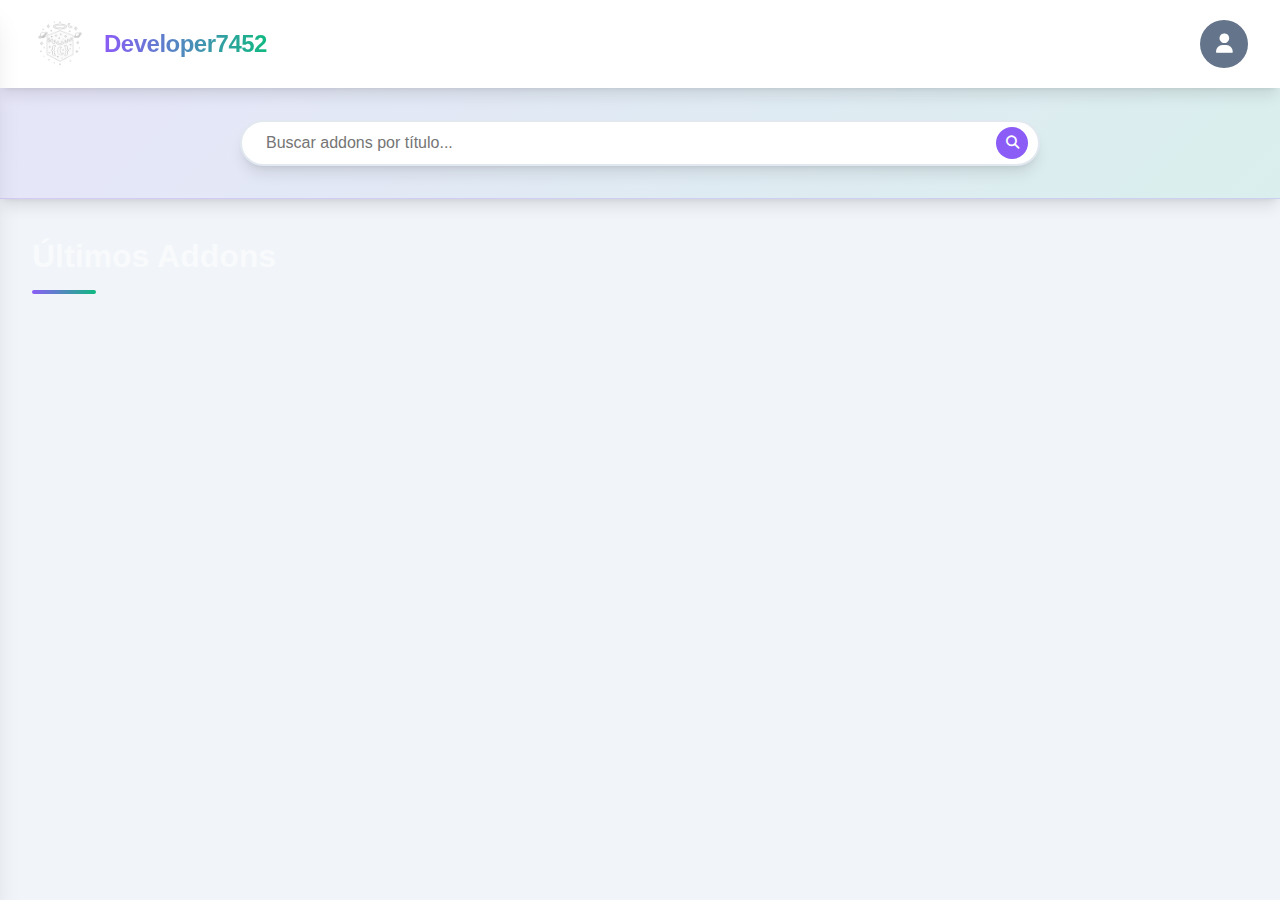
<file: index.html>
<!DOCTYPE html>
<html lang="es">
<head>
    <meta charset="UTF-8">
    <meta name="viewport" content="width=device-width, initial-scale=1.0">
    <title>Developer7452 - Addons para Minecraft</title>
    <link rel="stylesheet" href="./css/main.css">
    <link rel="stylesheet" href="https://cdnjs.cloudflare.com/ajax/libs/font-awesome/6.4.0/css/all.min.css">
</head>
<body>
    <!-- Barra de navegación -->
    <nav class="navbar">
        <div class="logo-container">
            <img src="./img/logo.png" alt="Developer7452 Logo" class="site-logo">
            <h1 class="site-title">Developer7452</h1>
        </div>
        
        <!-- Menú de usuario -->
        <div class="user-menu-container">
            <div class="user-avatar" id="userAvatar">
                <div class="avatar-placeholder">
                    <i class="fas fa-user"></i>
                </div>
            </div>
        </div>
        
        <!-- Sidebar lateral -->
        <div class="sidebar" id="sidebar">
            <div class="sidebar-header">
                <div class="user-info-sidebar" id="userInfoSidebar">
                    <div class="user-avatar-sidebar">
                        <div class="avatar-placeholder">
                            <i class="fas fa-user"></i>
                        </div>
                    </div>
                    <div class="user-details">
                        <h3 class="user-name" id="userName">Iniciar Sesión</h3>
                        <p class="user-status" id="userStatus">Haz clic para conectar</p>
                    </div>
                </div>
                <button class="close-sidebar" id="closeSidebar">
                    <i class="fas fa-times"></i>
                </button>
            </div>
            
            <div class="sidebar-items">
                <a href="index.html" class="sidebar-item">
                    <i class="fas fa-home menu-icon"></i>
                    Inicio
                </a>
                <a href="./sc/sobre-mi.html" class="sidebar-item">
                    <i class="fas fa-user menu-icon"></i>
                    Sobre Mí
                </a>
                <a href="./sc/comisiones.html" class="sidebar-item">
                    <i class="fas fa-coins menu-icon"></i>
                    Comisiones
                </a>
                <a href="./sc/proyectos.html" class="sidebar-item">
                    <i class="fas fa-project-diagram menu-icon"></i>
                    Proyectos
                </a>
                <a href="./sc/paginas-web.html" class="sidebar-item">
                    <i class="fas fa-globe menu-icon"></i>
                    Páginas Web
                </a>
                <a href="#" class="sidebar-item" id="logoutBtn" style="display: none;">
                    <i class="fas fa-sign-out-alt menu-icon"></i>
                    Cerrar Sesión
                </a>
            </div>
            
            <div class="sidebar-footer">
                <div class="social-links">
                    <a href="https://discord.gg/Kag2a5YUYa" target="_blank" class="social-link discord">
                        <i class="fab fa-discord"></i>
                    </a>
                    <a href="https://www.youtube.com/@developer-7452" target="_blank" class="social-link tiktok">
                        <i class="fab fa-youtube"></i>
                    </a>
                    <a href="https://twitter.com" target="_blank" class="social-link twitter">
                        <i class="fab fa-twitter"></i>
                    </a>
                </div>
                <p class="copyright">© 2025 Developer7452</p>
            </div>
        </div>
        
        <!-- Overlay para cerrar sidebar -->
        <div class="sidebar-overlay" id="sidebarOverlay"></div>
    </nav>

    <!-- Sección del buscador -->
    <section class="search-section">
        <div class="search-container">
            <form id="searchForm" method="GET" action="" class="search-form">
                <input type="text" class="search-input" id="searchInput" placeholder="Buscar addons por título...">
                <button type="submit" class="search-button">
                    <i class="fas fa-search"></i>
                </button>
            </form>
        </div>
    </section>

    <!-- Contenido principal -->
    <div class="container">
        <h1 class="page-title">Últimos Addons</h1>
        <div id="addonsContainer" class="addons-grid">
            <!-- Los addons se cargarán aquí dinámicamente -->
        </div>
    </div>

    <script src="./js/functions.js"></script>
    <script src="./js/complement.js"></script>
    <script src="./js/discord.js"></script>
    <script src="./js/main.js"></script>
</body>
</html>
</file>
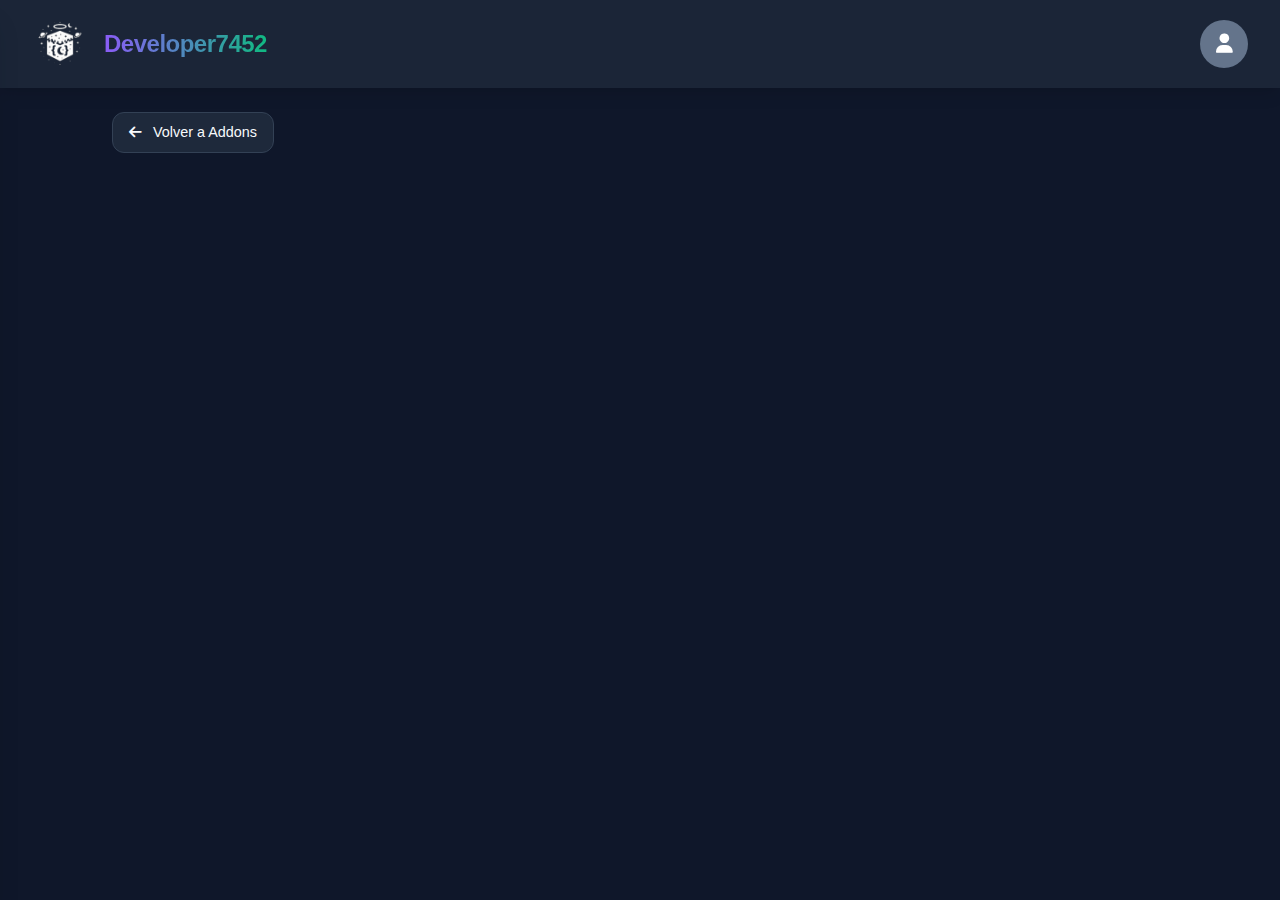
<file: view.html>
<!DOCTYPE html>
<html lang="es">
<head>
    <meta charset="UTF-8">
    <meta name="viewport" content="width=device-width, initial-scale=1.0">
    <title>Developer7452 - Detalles del Addon</title>
    <link rel="stylesheet" href="./css/main.css">
    <link rel="stylesheet" href="./css/view.css">
    <link rel="stylesheet" href="https://cdnjs.cloudflare.com/ajax/libs/font-awesome/6.4.0/css/all.min.css">
</head>
<body>
    <!-- Barra de navegación -->
    <nav class="navbar">
        <div class="logo-container">
            <img src="./img/logo.png" alt="Developer7452 Logo" class="site-logo">
            <h1 class="site-title">Developer7452</h1>
        </div>
        
        <!-- Menú de usuario -->
        <div class="user-menu-container">
            <div class="user-avatar" id="userAvatar">
                <div class="avatar-placeholder">
                    <i class="fas fa-user"></i>
                </div>
            </div>
        </div>
        
        <!-- Sidebar lateral -->
        <div class="sidebar" id="sidebar">
            <div class="sidebar-header">
                <div class="user-info-sidebar" id="userInfoSidebar">
                    <div class="user-avatar-sidebar">
                        <div class="avatar-placeholder">
                            <i class="fas fa-user"></i>
                        </div>
                    </div>
                    <div class="user-details">
                        <h3 class="user-name" id="userName">Iniciar Sesión</h3>
                        <p class="user-status" id="userStatus">Haz clic para conectar</p>
                    </div>
                </div>
                <button class="close-sidebar" id="closeSidebar">
                    <i class="fas fa-times"></i>
                </button>
            </div>
            
            <div class="sidebar-items">
                <a href="index.html" class="sidebar-item">
                    <i class="fas fa-home menu-icon"></i>
                    Inicio
                </a>
                <a href="./sc/sobre-mi.html" class="sidebar-item">
                    <i class="fas fa-user menu-icon"></i>
                    Sobre Mí
                </a>
                <a href="./sc/comisiones.html" class="sidebar-item">
                    <i class="fas fa-coins menu-icon"></i>
                    Comisiones
                </a>
                <a href="./sc/proyectos.html" class="sidebar-item">
                    <i class="fas fa-project-diagram menu-icon"></i>
                    Proyectos
                </a>
                <a href="./sc/paginas-web.html" class="sidebar-item">
                    <i class="fas fa-globe menu-icon"></i>
                    Páginas Web
                </a>
                <a href="#" class="sidebar-item" id="logoutBtn" style="display: none;">
                    <i class="fas fa-sign-out-alt menu-icon"></i>
                    Cerrar Sesión
                </a>
            </div>
            
            <div class="sidebar-footer">
                <div class="social-links">
                    <a href="https://discord.gg/Kag2a5YUYa" target="_blank" class="social-link discord">
                        <i class="fab fa-discord"></i>
                    </a>
                    <a href="https://www.youtube.com/@developer-7452" target="_blank" class="social-link tiktok">
                        <i class="fab fa-youtube"></i>
                    </a>
                    <a href="https://twitter.com" target="_blank" class="social-link twitter">
                        <i class="fab fa-twitter"></i>
                    </a>
                </div>
                <p class="copyright">© 2025 Developer7452</p>
            </div>
        </div>
        
        <!-- Overlay para cerrar sidebar -->
        <div class="sidebar-overlay" id="sidebarOverlay"></div>
    </nav>

    <!-- Contenido principal -->
    <div class="container">
        <!-- Botón para volver al inicio -->
        <a href="index.html" class="back-btn">
            <i class="fas fa-arrow-left"></i>
            Volver a Addons
        </a>

        <div id="addonDetails" class="addon-details">
            <!-- Los detalles del addon se cargarán aquí dinámicamente -->
        </div>
    </div>

    <script src="./js/functions.js"></script>
    <script src="./js/complement.js"></script>
    <script src="./js/discord.js"></script>
    <script src="./js/view.js"></script>
</body>
</html>
</file>
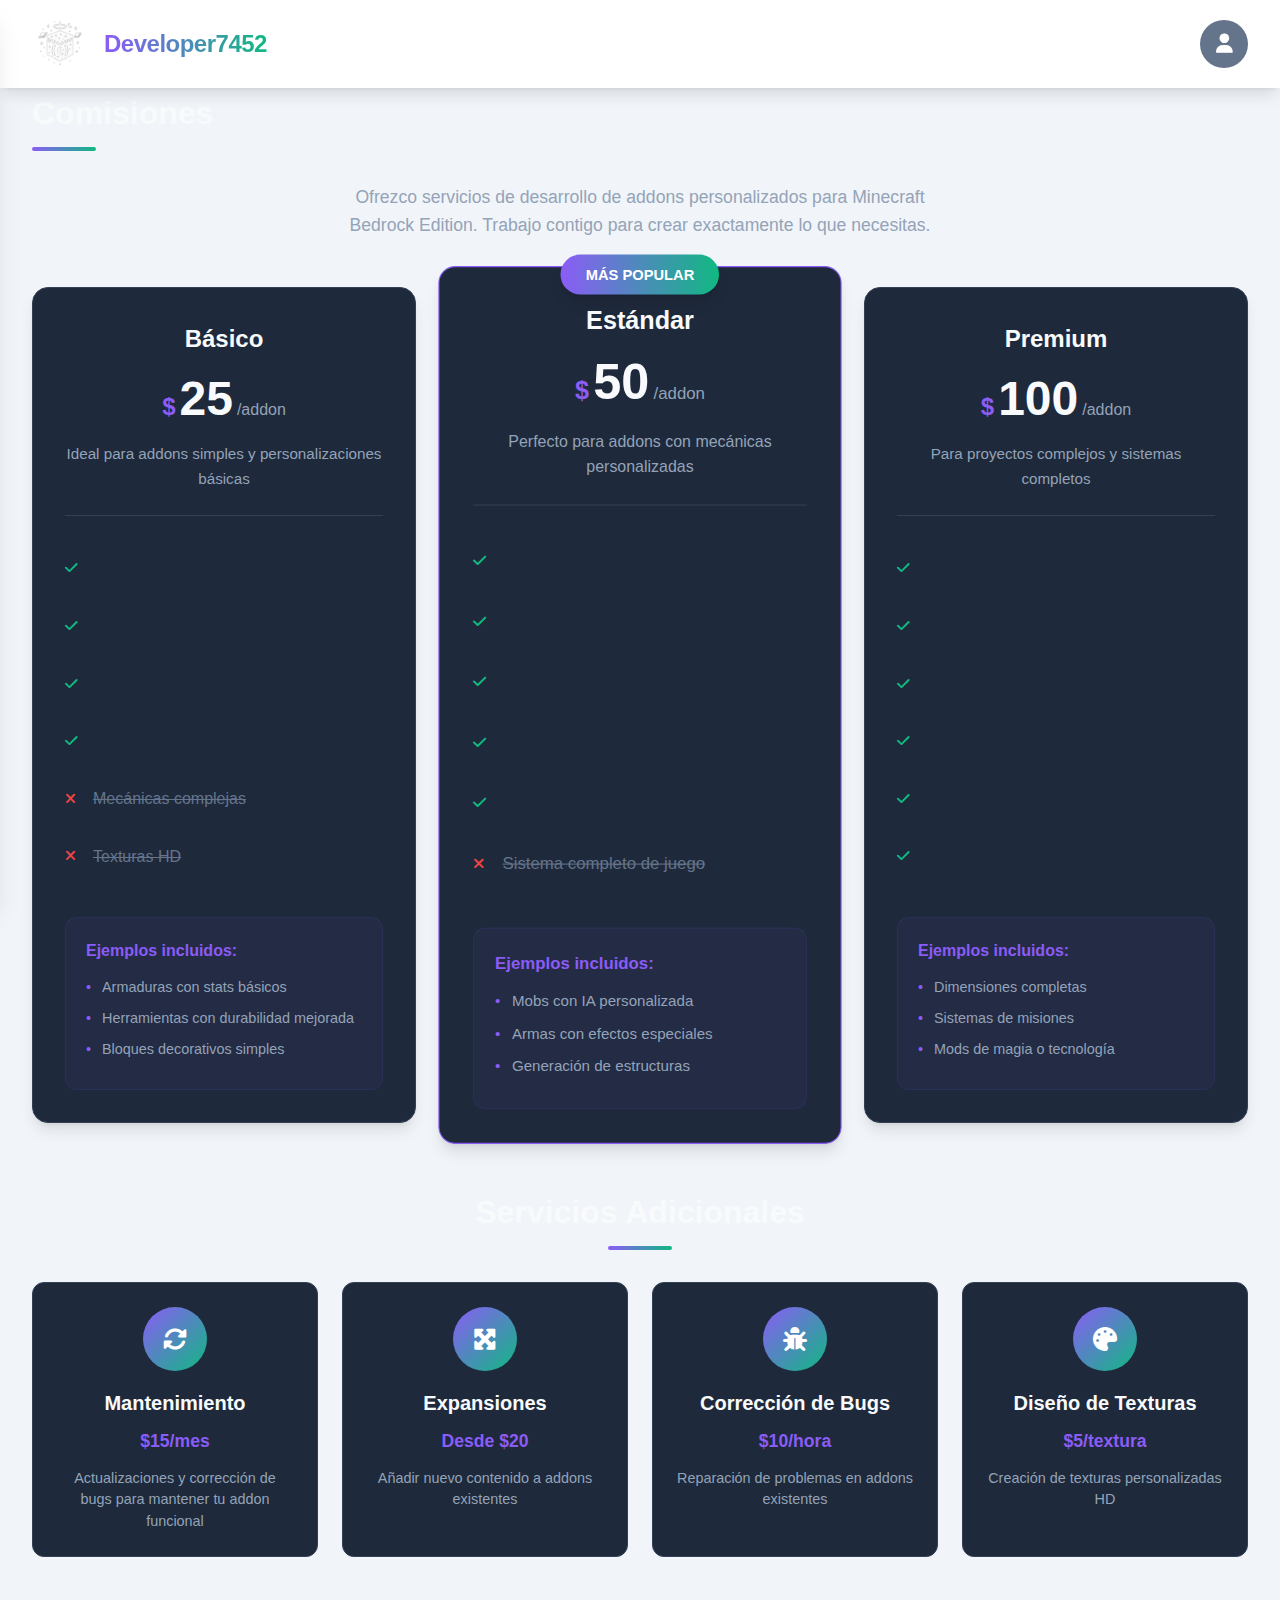
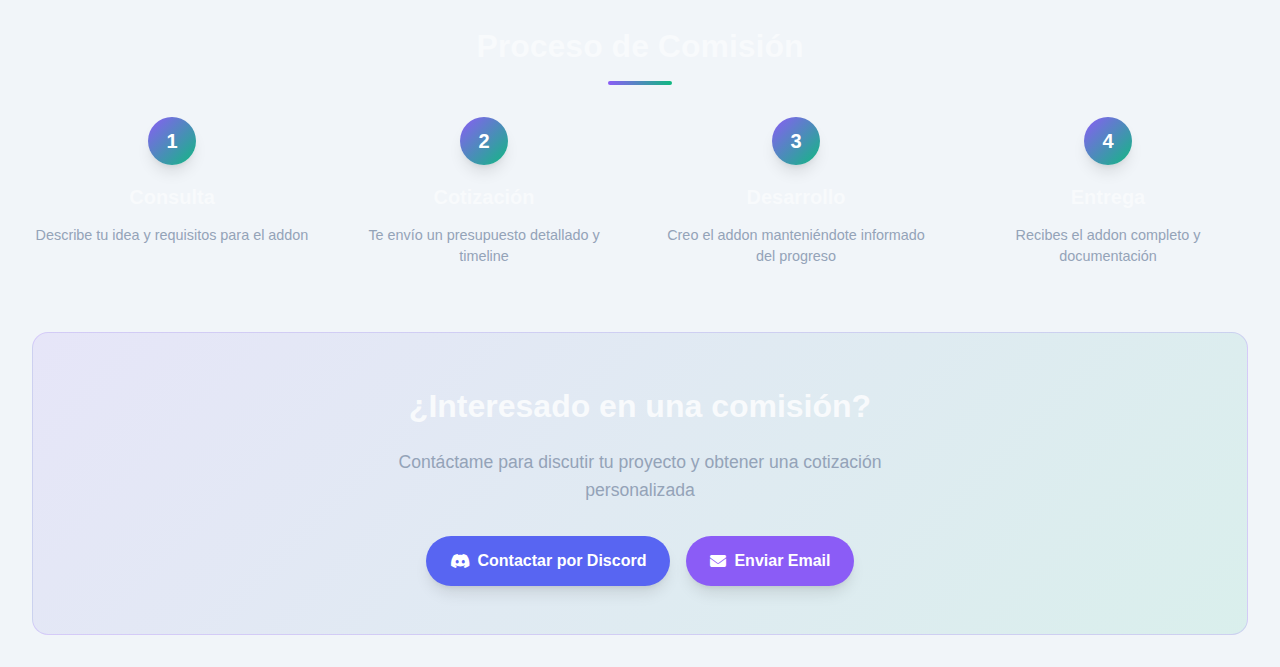
<file: sc/comisiones.html>
<!DOCTYPE html>
<html lang="es">
<head>
    <meta charset="UTF-8">
    <meta name="viewport" content="width=device-width, initial-scale=1.0">
    <title>Comisiones - Developer7452</title>
    <link rel="stylesheet" href="../css/main.css">
    <link rel="stylesheet" href="https://cdnjs.cloudflare.com/ajax/libs/font-awesome/6.4.0/css/all.min.css">
</head>
<body>
    <!-- Barra de navegación -->
    <nav class="navbar">
        <div class="logo-container">
            <img src="../img/logo.png" alt="Developer7452 Logo" class="site-logo">
            <h1 class="site-title">Developer7452</h1>
        </div>
        
        <!-- Menú de usuario -->
        <div class="user-menu-container">
            <div class="user-avatar" id="userAvatar">
                <div class="avatar-placeholder">
                    <i class="fas fa-user"></i>
                </div>
            </div>
        </div>
        
        <!-- Sidebar lateral -->
        <div class="sidebar" id="sidebar">
            <div class="sidebar-header">
                <div class="user-info-sidebar" id="userInfoSidebar">
                    <div class="user-avatar-sidebar">
                        <div class="avatar-placeholder">
                            <i class="fas fa-user"></i>
                        </div>
                    </div>
                    <div class="user-details">
                        <h3 class="user-name" id="userName">Iniciar Sesión</h3>
                        <p class="user-status" id="userStatus">Haz clic para conectar</p>
                    </div>
                </div>
                <button class="close-sidebar" id="closeSidebar">
                    <i class="fas fa-times"></i>
                </button>
            </div>
            
            <div class="sidebar-items">
                <a href="../index.html" class="sidebar-item">
                    <i class="fas fa-home menu-icon"></i>
                    Inicio
                </a>
                <a href="sobre-mi.html" class="sidebar-item">
                    <i class="fas fa-user menu-icon"></i>
                    Sobre Mí
                </a>
                <a href="comisiones.html" class="sidebar-item active">
                    <i class="fas fa-paint-brush menu-icon"></i>
                    Comisiones
                </a>
                <a href="proyectos.html" class="sidebar-item">
                    <i class="fas fa-project-diagram menu-icon"></i>
                    Proyectos
                </a>
                <a href="paginas-web.html" class="sidebar-item">
                    <i class="fas fa-globe menu-icon"></i>
                    Páginas Web
                </a>
                <a href="#" class="sidebar-item" id="logoutBtn" style="display: none;">
                    <i class="fas fa-sign-out-alt menu-icon"></i>
                    Cerrar Sesión
                </a>
            </div>
            
            <div class="sidebar-footer">
                <div class="social-links">
                    <a href="https://discord.com" target="_blank" class="social-link discord">
                        <i class="fab fa-discord"></i>
                    </a>
                    <a href="https://tiktok.com" target="_blank" class="social-link tiktok">
                        <i class="fab fa-tiktok"></i>
                    </a>
                    <a href="https://twitter.com" target="_blank" class="social-link twitter">
                        <i class="fab fa-twitter"></i>
                    </a>
                </div>
                <p class="copyright">© 2025 Developer7452</p>
            </div>
        </div>
        
        <!-- Overlay para cerrar sidebar -->
        <div class="sidebar-overlay" id="sidebarOverlay"></div>
    </nav>

    <!-- Contenido principal -->
    <div class="container">
        <h1 class="page-title">Comisiones</h1>
        
        <div class="commissions-intro">
            <p>Ofrezco servicios de desarrollo de addons personalizados para Minecraft Bedrock Edition. Trabajo contigo para crear exactamente lo que necesitas.</p>
        </div>
        
        <div class="pricing-grid">
            <!-- Plan Básico -->
            <div class="pricing-card">
                <div class="pricing-header">
                    <h3 class="plan-name">Básico</h3>
                    <div class="price">
                        <span class="currency">$</span>
                        <span class="amount">25</span>
                        <span class="period">/addon</span>
                    </div>
                    <p class="plan-description">Ideal para addons simples y personalizaciones básicas</p>
                </div>
                <div class="pricing-features">
                    <div class="feature">
                        <i class="fas fa-check feature-check"></i>
                        <span>Hasta 5 elementos nuevos</span>
                    </div>
                    <div class="feature">
                        <i class="fas fa-check feature-check"></i>
                        <span>Texturas básicas</span>
                    </div>
                    <div class="feature">
                        <i class="fas fa-check feature-check"></i>
                        <span>Comportamientos simples</span>
                    </div>
                    <div class="feature">
                        <i class="fas fa-check feature-check"></i>
                        <span>Soporte por 1 semana</span>
                    </div>
                    <div class="feature unavailable">
                        <i class="fas fa-times feature-unavailable"></i>
                        <span>Mecánicas complejas</span>
                    </div>
                    <div class="feature unavailable">
                        <i class="fas fa-times feature-unavailable"></i>
                        <span>Texturas HD</span>
                    </div>
                </div>
                <div class="pricing-examples">
                    <h4>Ejemplos incluidos:</h4>
                    <ul>
                        <li>Armaduras con stats básicos</li>
                        <li>Herramientas con durabilidad mejorada</li>
                        <li>Bloques decorativos simples</li>
                    </ul>
                </div>
            </div>
            
            <!-- Plan Estándar -->
            <div class="pricing-card featured">
                <div class="popular-badge">MÁS POPULAR</div>
                <div class="pricing-header">
                    <h3 class="plan-name">Estándar</h3>
                    <div class="price">
                        <span class="currency">$</span>
                        <span class="amount">50</span>
                        <span class="period">/addon</span>
                    </div>
                    <p class="plan-description">Perfecto para addons con mecánicas personalizadas</p>
                </div>
                <div class="pricing-features">
                    <div class="feature">
                        <i class="fas fa-check feature-check"></i>
                        <span>Hasta 15 elementos nuevos</span>
                    </div>
                    <div class="feature">
                        <i class="fas fa-check feature-check"></i>
                        <span>Texturas personalizadas</span>
                    </div>
                    <div class="feature">
                        <i class="fas fa-check feature-check"></i>
                        <span>Comportamientos avanzados</span>
                    </div>
                    <div class="feature">
                        <i class="fas fa-check feature-check"></i>
                        <span>Soporte por 2 semanas</span>
                    </div>
                    <div class="feature">
                        <i class="fas fa-check feature-check"></i>
                        <span>Mecánicas personalizadas</span>
                    </div>
                    <div class="feature unavailable">
                        <i class="fas fa-times feature-unavailable"></i>
                        <span>Sistema completo de juego</span>
                    </div>
                </div>
                <div class="pricing-examples">
                    <h4>Ejemplos incluidos:</h4>
                    <ul>
                        <li>Mobs con IA personalizada</li>
                        <li>Armas con efectos especiales</li>
                        <li>Generación de estructuras</li>
                    </ul>
                </div>
            </div>
            
            <!-- Plan Premium -->
            <div class="pricing-card">
                <div class="pricing-header">
                    <h3 class="plan-name">Premium</h3>
                    <div class="price">
                        <span class="currency">$</span>
                        <span class="amount">100</span>
                        <span class="period">/addon</span>
                    </div>
                    <p class="plan-description">Para proyectos complejos y sistemas completos</p>
                </div>
                <div class="pricing-features">
                    <div class="feature">
                        <i class="fas fa-check feature-check"></i>
                        <span>Elementos ilimitados</span>
                    </div>
                    <div class="feature">
                        <i class="fas fa-check feature-check"></i>
                        <span>Texturas HD personalizadas</span>
                    </div>
                    <div class="feature">
                        <i class="fas fa-check feature-check"></i>
                        <span>Comportamientos complejos</span>
                    </div>
                    <div class="feature">
                        <i class="fas fa-check feature-check"></i>
                        <span>Soporte por 1 mes</span>
                    </div>
                    <div class="feature">
                        <i class="fas fa-check feature-check"></i>
                        <span>Sistemas completos de juego</span>
                    </div>
                    <div class="feature">
                        <i class="fas fa-check feature-check"></i>
                        <span>Actualizaciones prioritarias</span>
                    </div>
                </div>
                <div class="pricing-examples">
                    <h4>Ejemplos incluidos:</h4>
                    <ul>
                        <li>Dimensiones completas</li>
                        <li>Sistemas de misiones</li>
                        <li>Mods de magia o tecnología</li>
                    </ul>
                </div>
            </div>
        </div>
        
        <div class="additional-services">
            <h2 class="section-title">Servicios Adicionales</h2>
            <div class="services-grid">
                <div class="service-card">
                    <div class="service-icon">
                        <i class="fas fa-sync-alt"></i>
                    </div>
                    <h3 class="service-name">Mantenimiento</h3>
                    <p class="service-price">$15/mes</p>
                    <p class="service-description">Actualizaciones y corrección de bugs para mantener tu addon funcional</p>
                </div>
                
                <div class="service-card">
                    <div class="service-icon">
                        <i class="fas fa-expand-arrows-alt"></i>
                    </div>
                    <h3 class="service-name">Expansiones</h3>
                    <p class="service-price">Desde $20</p>
                    <p class="service-description">Añadir nuevo contenido a addons existentes</p>
                </div>
                
                <div class="service-card">
                    <div class="service-icon">
                        <i class="fas fa-bug"></i>
                    </div>
                    <h3 class="service-name">Corrección de Bugs</h3>
                    <p class="service-price">$10/hora</p>
                    <p class="service-description">Reparación de problemas en addons existentes</p>
                </div>
                
                <div class="service-card">
                    <div class="service-icon">
                        <i class="fas fa-palette"></i>
                    </div>
                    <h3 class="service-name">Diseño de Texturas</h3>
                    <p class="service-price">$5/textura</p>
                    <p class="service-description">Creación de texturas personalizadas HD</p>
                </div>
            </div>
        </div>
        
        <div class="commission-process">
            <h2 class="section-title">Proceso de Comisión</h2>
            <div class="process-steps">
                <div class="process-step">
                    <div class="step-number">1</div>
                    <h3 class="step-title">Consulta</h3>
                    <p class="step-description">Describe tu idea y requisitos para el addon</p>
                </div>
                
                <div class="process-step">
                    <div class="step-number">2</div>
                    <h3 class="step-title">Cotización</h3>
                    <p class="step-description">Te envío un presupuesto detallado y timeline</p>
                </div>
                
                <div class="process-step">
                    <div class="step-number">3</div>
                    <h3 class="step-title">Desarrollo</h3>
                    <p class="step-description">Creo el addon manteniéndote informado del progreso</p>
                </div>
                
                <div class="process-step">
                    <div class="step-number">4</div>
                    <h3 class="step-title">Entrega</h3>
                    <p class="step-description">Recibes el addon completo y documentación</p>
                </div>
            </div>
        </div>
        
        <div class="contact-cta">
            <div class="cta-content">
                <h2>¿Interesado en una comisión?</h2>
                <p>Contáctame para discutir tu proyecto y obtener una cotización personalizada</p>
                <div class="cta-buttons">
                    <a href="https://discord.com" target="_blank" class="cta-button discord">
                        <i class="fab fa-discord"></i>
                        Contactar por Discord
                    </a>
                    <a href="mailto:developer7452@example.com" class="cta-button email">
                        <i class="fas fa-envelope"></i>
                        Enviar Email
                    </a>
                </div>
            </div>
        </div>
    </div>

    <script src="../js/complement.js"></script>
    <script src="../js/discord.js"></script>
    <script>
        // Funcionalidad del sidebar lateral
        function setupSidebar() {
            const userAvatar = document.getElementById('userAvatar');
            const sidebar = document.getElementById('sidebar');
            const sidebarOverlay = document.getElementById('sidebarOverlay');
            const closeSidebar = document.getElementById('closeSidebar');
            
            function toggleSidebar() {
                const isActive = sidebar.classList.contains('active');
                
                if (isActive) {
                    closeSidebarFunction();
                } else {
                    sidebar.classList.add('active');
                    sidebarOverlay.classList.add('active');
                    document.body.classList.add('menu-open');
                    document.body.style.overflow = 'hidden';
                }
            }
            
            function closeSidebarFunction() {
                sidebar.classList.remove('active');
                sidebarOverlay.classList.remove('active');
                document.body.classList.remove('menu-open');
                document.body.style.overflow = '';
            }
            
            if (userAvatar) {
                userAvatar.addEventListener('click', toggleSidebar);
            }
            
            if (sidebarOverlay) {
                sidebarOverlay.addEventListener('click', closeSidebarFunction);
            }
            
            if (closeSidebar) {
                closeSidebar.addEventListener('click', closeSidebarFunction);
            }
            
            document.addEventListener('keydown', function(e) {
                if (e.key === 'Escape' && sidebar && sidebar.classList.contains('active')) {
                    closeSidebarFunction();
                }
            });
        }

        // Inicializar la página
        document.addEventListener('DOMContentLoaded', function() {
            setupSidebar();
        });
    </script>
    
    <style>
        /* Estilos específicos para la página de Comisiones */
        .commissions-intro {
            text-align: center;
            max-width: 600px;
            margin: 0 auto 3rem;
            color: #94a3b8;
            font-size: 1.1rem;
            line-height: 1.6;
        }
        
        .pricing-grid {
            display: grid;
            grid-template-columns: repeat(auto-fit, minmax(300px, 1fr));
            gap: 2rem;
            margin-bottom: 4rem;
        }
        
        .pricing-card {
            background-color: var(--dark-card);
            border-radius: var(--rounded-lg);
            padding: 2rem;
            border: 1px solid var(--dark-border);
            box-shadow: var(--shadow);
            transition: var(--transition);
            position: relative;
            display: flex;
            flex-direction: column;
        }
        
        .pricing-card:hover {
            transform: translateY(-5px);
            box-shadow: var(--shadow-lg);
        }
        
        .pricing-card.featured {
            border-color: var(--primary-color);
            transform: scale(1.05);
        }
        
        .pricing-card.featured:hover {
            transform: scale(1.05) translateY(-5px);
        }
        
        .popular-badge {
            position: absolute;
            top: -12px;
            left: 50%;
            transform: translateX(-50%);
            background: linear-gradient(90deg, var(--primary-color), var(--accent-color));
            color: white;
            padding: 0.5rem 1.5rem;
            border-radius: 2rem;
            font-size: 0.875rem;
            font-weight: 600;
            box-shadow: var(--shadow);
        }
        
        .pricing-header {
            text-align: center;
            margin-bottom: 2rem;
            padding-bottom: 1.5rem;
            border-bottom: 1px solid var(--dark-border);
        }
        
        .plan-name {
            font-size: 1.5rem;
            font-weight: 700;
            margin-bottom: 1rem;
            color: var(--dark-text);
        }
        
        .price {
            display: flex;
            align-items: baseline;
            justify-content: center;
            gap: 0.25rem;
            margin-bottom: 1rem;
        }
        
        .currency {
            font-size: 1.5rem;
            font-weight: 600;
            color: var(--primary-color);
        }
        
        .amount {
            font-size: 3rem;
            font-weight: 700;
            color: var(--dark-text);
            line-height: 1;
        }
        
        .period {
            font-size: 1rem;
            color: #94a3b8;
        }
        
        .plan-description {
            color: #94a3b8;
            font-size: 0.95rem;
        }
        
        .pricing-features {
            flex-grow: 1;
            margin-bottom: 1.5rem;
        }
        
        .feature {
            display: flex;
            align-items: center;
            gap: 0.75rem;
            margin-bottom: 1rem;
            padding: 0.5rem 0;
        }
        
        .feature-check {
            color: var(--success-color);
            font-size: 0.9rem;
            width: 1rem;
        }
        
        .feature-unavailable {
            color: var(--error-color);
            font-size: 0.9rem;
            width: 1rem;
        }
        
        .feature.unavailable span {
            color: #64748b;
            text-decoration: line-through;
        }
        
        .pricing-examples {
            background-color: rgba(139, 92, 246, 0.05);
            border-radius: var(--rounded);
            padding: 1.25rem;
            border: 1px solid rgba(139, 92, 246, 0.1);
        }
        
        .pricing-examples h4 {
            font-size: 1rem;
            margin-bottom: 0.75rem;
            color: var(--primary-color);
        }
        
        .pricing-examples ul {
            list-style: none;
            padding: 0;
            margin: 0;
        }
        
        .pricing-examples li {
            position: relative;
            padding-left: 1rem;
            margin-bottom: 0.5rem;
            color: #94a3b8;
            font-size: 0.9rem;
        }
        
        .pricing-examples li:before {
            content: "•";
            position: absolute;
            left: 0;
            color: var(--primary-color);
        }
        
        .section-title {
            font-size: 2rem;
            font-weight: 700;
            margin-bottom: 2rem;
            text-align: center;
            color: var(--dark-text);
            position: relative;
            padding-bottom: 0.75rem;
        }
        
        .section-title:after {
            content: '';
            position: absolute;
            bottom: 0;
            left: 50%;
            transform: translateX(-50%);
            width: 4rem;
            height: 0.25rem;
            background: linear-gradient(90deg, var(--primary-color), var(--accent-color));
            border-radius: 0.25rem;
        }
        
        .additional-services {
            margin-bottom: 4rem;
        }
        
        .services-grid {
            display: grid;
            grid-template-columns: repeat(auto-fit, minmax(250px, 1fr));
            gap: 1.5rem;
        }
        
        .service-card {
            background-color: var(--dark-card);
            border-radius: var(--rounded);
            padding: 1.5rem;
            text-align: center;
            border: 1px solid var(--dark-border);
            transition: var(--transition);
        }
        
        .service-card:hover {
            transform: translateY(-3px);
            box-shadow: var(--shadow);
            border-color: var(--primary-color);
        }
        
        .service-icon {
            width: 4rem;
            height: 4rem;
            border-radius: 50%;
            background: linear-gradient(135deg, var(--primary-color), var(--accent-color));
            display: flex;
            align-items: center;
            justify-content: center;
            margin: 0 auto 1rem;
            color: white;
            font-size: 1.5rem;
        }
        
        .service-name {
            font-size: 1.25rem;
            font-weight: 600;
            margin-bottom: 0.5rem;
            color: var(--dark-text);
        }
        
        .service-price {
            font-size: 1.1rem;
            font-weight: 700;
            color: var(--primary-color);
            margin-bottom: 0.75rem;
        }
        
        .service-description {
            color: #94a3b8;
            font-size: 0.9rem;
            line-height: 1.5;
        }
        
        .commission-process {
            margin-bottom: 4rem;
        }
        
        .process-steps {
            display: grid;
            grid-template-columns: repeat(auto-fit, minmax(200px, 1fr));
            gap: 2rem;
        }
        
        .process-step {
            text-align: center;
            position: relative;
        }
        
        .step-number {
            width: 3rem;
            height: 3rem;
            border-radius: 50%;
            background: linear-gradient(135deg, var(--primary-color), var(--accent-color));
            display: flex;
            align-items: center;
            justify-content: center;
            margin: 0 auto 1rem;
            color: white;
            font-size: 1.25rem;
            font-weight: 700;
            box-shadow: var(--shadow);
        }
        
        .step-title {
            font-size: 1.25rem;
            font-weight: 600;
            margin-bottom: 0.75rem;
            color: var(--dark-text);
        }
        
        .step-description {
            color: #94a3b8;
            font-size: 0.9rem;
            line-height: 1.5;
        }
        
        .contact-cta {
            background: linear-gradient(135deg, rgba(139, 92, 246, 0.1), rgba(16, 185, 129, 0.1));
            border-radius: var(--rounded-lg);
            padding: 3rem 2rem;
            text-align: center;
            border: 1px solid rgba(139, 92, 246, 0.2);
        }
        
        .cta-content h2 {
            font-size: 2rem;
            font-weight: 700;
            margin-bottom: 1rem;
            color: var(--dark-text);
        }
        
        .cta-content p {
            font-size: 1.1rem;
            color: #94a3b8;
            margin-bottom: 2rem;
            max-width: 500px;
            margin-left: auto;
            margin-right: auto;
        }
        
        .cta-buttons {
            display: flex;
            gap: 1rem;
            justify-content: center;
            flex-wrap: wrap;
        }
        
        .cta-button {
            display: flex;
            align-items: center;
            gap: 0.5rem;
            padding: 0.75rem 1.5rem;
            border-radius: 2rem;
            text-decoration: none;
            font-weight: 600;
            transition: var(--transition);
            box-shadow: var(--shadow);
        }
        
        .cta-button.discord {
            background-color: #5865F2;
            color: white;
        }
        
        .cta-button.email {
            background-color: var(--primary-color);
            color: white;
        }
        
        .cta-button:hover {
            transform: translateY(-2px);
            box-shadow: var(--shadow-lg);
        }
        
        /* Estilos responsivos */
        @media (max-width: 768px) {
            .pricing-grid {
                grid-template-columns: 1fr;
            }
            
            .pricing-card.featured {
                transform: none;
            }
            
            .pricing-card.featured:hover {
                transform: translateY(-5px);
            }
            
            .services-grid {
                grid-template-columns: repeat(auto-fit, minmax(200px, 1fr));
            }
            
            .process-steps {
                grid-template-columns: 1fr;
                gap: 1.5rem;
            }
            
            .cta-buttons {
                flex-direction: column;
                align-items: center;
            }
            
            .cta-button {
                width: 100%;
                max-width: 250px;
                justify-content: center;
            }
        }
        
        @media (max-width: 480px) {
            .pricing-card {
                padding: 1.5rem;
            }
            
            .amount {
                font-size: 2.5rem;
            }
            
            .service-card {
                padding: 1.25rem;
            }
            
            .contact-cta {
                padding: 2rem 1.5rem;
            }
        }
    </style>
</body>
</html>
</file>
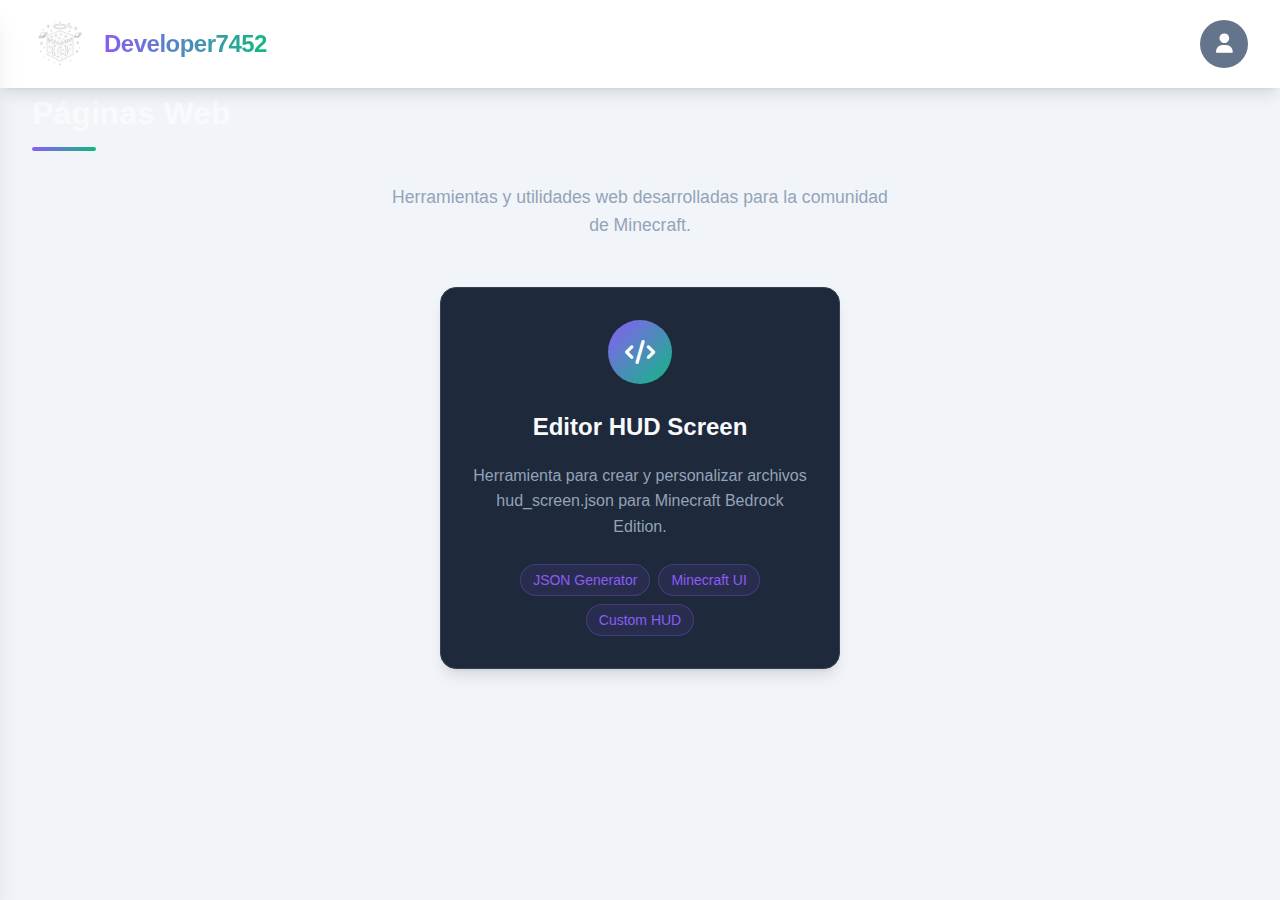
<file: sc/paginas-web.html>
<!DOCTYPE html>
<html lang="es">
<head>
    <meta charset="UTF-8">
    <meta name="viewport" content="width=device-width, initial-scale=1.0">
    <title>Páginas Web - Developer7452</title>
    <link rel="stylesheet" href="../css/main.css">
    <link rel="stylesheet" href="https://cdnjs.cloudflare.com/ajax/libs/font-awesome/6.4.0/css/all.min.css">
</head>
<body>
    <!-- Barra de navegación -->
    <nav class="navbar">
        <div class="logo-container">
            <img src="../img/logo.png" alt="Developer7452 Logo" class="site-logo">
            <h1 class="site-title">Developer7452</h1>
        </div>
        
        <!-- Menú de usuario -->
        <div class="user-menu-container">
            <div class="user-avatar" id="userAvatar">
                <div class="avatar-placeholder">
                    <i class="fas fa-user"></i>
                </div>
            </div>
        </div>
        
        <!-- Sidebar lateral -->
        <div class="sidebar" id="sidebar">
            <div class="sidebar-header">
                <div class="user-info-sidebar" id="userInfoSidebar">
                    <div class="user-avatar-sidebar">
                        <div class="avatar-placeholder">
                            <i class="fas fa-user"></i>
                        </div>
                    </div>
                    <div class="user-details">
                        <h3 class="user-name" id="userName">Iniciar Sesión</h3>
                        <p class="user-status" id="userStatus">Haz clic para conectar</p>
                    </div>
                </div>
                <button class="close-sidebar" id="closeSidebar">
                    <i class="fas fa-times"></i>
                </button>
            </div>
            
            <div class="sidebar-items">
                <a href="../index.html" class="sidebar-item">
                    <i class="fas fa-home menu-icon"></i>
                    Inicio
                </a>
                <a href="sobre-mi.html" class="sidebar-item">
                    <i class="fas fa-user menu-icon"></i>
                    Sobre Mí
                </a>
                <a href="comisiones.html" class="sidebar-item">
                    <i class="fas fa-paint-brush menu-icon"></i>
                    Comisiones
                </a>
                <a href="proyectos.html" class="sidebar-item">
                    <i class="fas fa-project-diagram menu-icon"></i>
                    Proyectos
                </a>
                <a href="paginas-web.html" class="sidebar-item active">
                    <i class="fas fa-globe menu-icon"></i>
                    Páginas Web
                </a>
                <a href="#" class="sidebar-item" id="logoutBtn" style="display: none;">
                    <i class="fas fa-sign-out-alt menu-icon"></i>
                    Cerrar Sesión
                </a>
            </div>
            
            <div class="sidebar-footer">
                <div class="social-links">
                    <a href="https://discord.com" target="_blank" class="social-link discord">
                        <i class="fab fa-discord"></i>
                    </a>
                    <a href="https://tiktok.com" target="_blank" class="social-link tiktok">
                        <i class="fab fa-tiktok"></i>
                    </a>
                    <a href="https://twitter.com" target="_blank" class="social-link twitter">
                        <i class="fab fa-twitter"></i>
                    </a>
                </div>
                <p class="copyright">© 2025 Developer7452</p>
            </div>
        </div>
        
        <!-- Overlay para cerrar sidebar -->
        <div class="sidebar-overlay" id="sidebarOverlay"></div>
    </nav>

    <!-- Contenido principal -->
    <div class="container">
        <h1 class="page-title">Páginas Web</h1>
        
        <div class="webpages-intro">
            <p>Herramientas y utilidades web desarrolladas para la comunidad de Minecraft.</p>
        </div>
        
        <div class="webpages-grid">
            <!-- Editor HUD Screen -->
            <div class="webpage-card" onclick="location.href='web/index_dev.html'">
                <div class="webpage-icon">
                    <i class="fas fa-code"></i>
                </div>
                <div class="webpage-info">
                    <h3 class="webpage-title">Editor HUD Screen</h3>
                    <p class="webpage-description">
                        Herramienta para crear y personalizar archivos hud_screen.json para Minecraft Bedrock Edition.
                    </p>
                    <div class="webpage-features">
                        <div class="feature-tag">JSON Generator</div>
                        <div class="feature-tag">Minecraft UI</div>
                        <div class="feature-tag">Custom HUD</div>
                    </div>
                </div>
            </div>
        </div>
    </div>

    <script src="../js/complement.js"></script>
    <script src="../js/discord.js"></script>
    <script>
        // Funcionalidad del sidebar lateral
        function setupSidebar() {
            const userAvatar = document.getElementById('userAvatar');
            const sidebar = document.getElementById('sidebar');
            const sidebarOverlay = document.getElementById('sidebarOverlay');
            const closeSidebar = document.getElementById('closeSidebar');
            
            function toggleSidebar() {
                const isActive = sidebar.classList.contains('active');
                
                if (isActive) {
                    closeSidebarFunction();
                } else {
                    sidebar.classList.add('active');
                    sidebarOverlay.classList.add('active');
                    document.body.classList.add('menu-open');
                    document.body.style.overflow = 'hidden';
                }
            }
            
            function closeSidebarFunction() {
                sidebar.classList.remove('active');
                sidebarOverlay.classList.remove('active');
                document.body.classList.remove('menu-open');
                document.body.style.overflow = '';
            }
            
            if (userAvatar) {
                userAvatar.addEventListener('click', toggleSidebar);
            }
            
            if (sidebarOverlay) {
                sidebarOverlay.addEventListener('click', closeSidebarFunction);
            }
            
            if (closeSidebar) {
                closeSidebar.addEventListener('click', closeSidebarFunction);
            }
            
            document.addEventListener('keydown', function(e) {
                if (e.key === 'Escape' && sidebar && sidebar.classList.contains('active')) {
                    closeSidebarFunction();
                }
            });
        }

        // Inicializar la página
        document.addEventListener('DOMContentLoaded', function() {
            setupSidebar();
        });
    </script>
    
    <style>
        /* Estilos específicos para la página de Páginas Web */
        .webpages-intro {
            text-align: center;
            max-width: 500px;
            margin: 0 auto 3rem;
            color: #94a3b8;
            font-size: 1.1rem;
            line-height: 1.6;
        }
        
        .webpages-grid {
            display: grid;
            grid-template-columns: repeat(auto-fit, minmax(300px, 1fr));
            gap: 2rem;
            max-width: 400px;
            margin: 0 auto;
        }
        
        .webpage-card {
            background-color: var(--dark-card);
            border-radius: var(--rounded-lg);
            padding: 2rem;
            border: 1px solid var(--dark-border);
            box-shadow: var(--shadow);
            transition: var(--transition);
            cursor: pointer;
            text-align: center;
        }
        
        .webpage-card:hover {
            transform: translateY(-5px);
            box-shadow: var(--shadow-lg);
            border-color: var(--primary-color);
        }
        
        .webpage-icon {
            width: 4rem;
            height: 4rem;
            border-radius: 50%;
            background: linear-gradient(135deg, var(--primary-color), var(--accent-color));
            display: flex;
            align-items: center;
            justify-content: center;
            margin: 0 auto 1.5rem;
            color: white;
            font-size: 1.5rem;
        }
        
        .webpage-title {
            font-size: 1.5rem;
            font-weight: 700;
            margin-bottom: 1rem;
            color: var(--dark-text);
        }
        
        .webpage-description {
            color: #94a3b8;
            line-height: 1.6;
            margin-bottom: 1.5rem;
        }
        
        .webpage-features {
            display: flex;
            flex-wrap: wrap;
            gap: 0.5rem;
            justify-content: center;
        }
        
        .feature-tag {
            background-color: rgba(139, 92, 246, 0.1);
            color: var(--primary-color);
            padding: 0.25rem 0.75rem;
            border-radius: 2rem;
            font-size: 0.875rem;
            font-weight: 500;
            border: 1px solid rgba(139, 92, 246, 0.3);
        }
        
        /* Estilos responsivos */
        @media (max-width: 768px) {
            .webpages-grid {
                grid-template-columns: 1fr;
                max-width: 100%;
            }
        }
    </style>
</body>
</html>
</file>
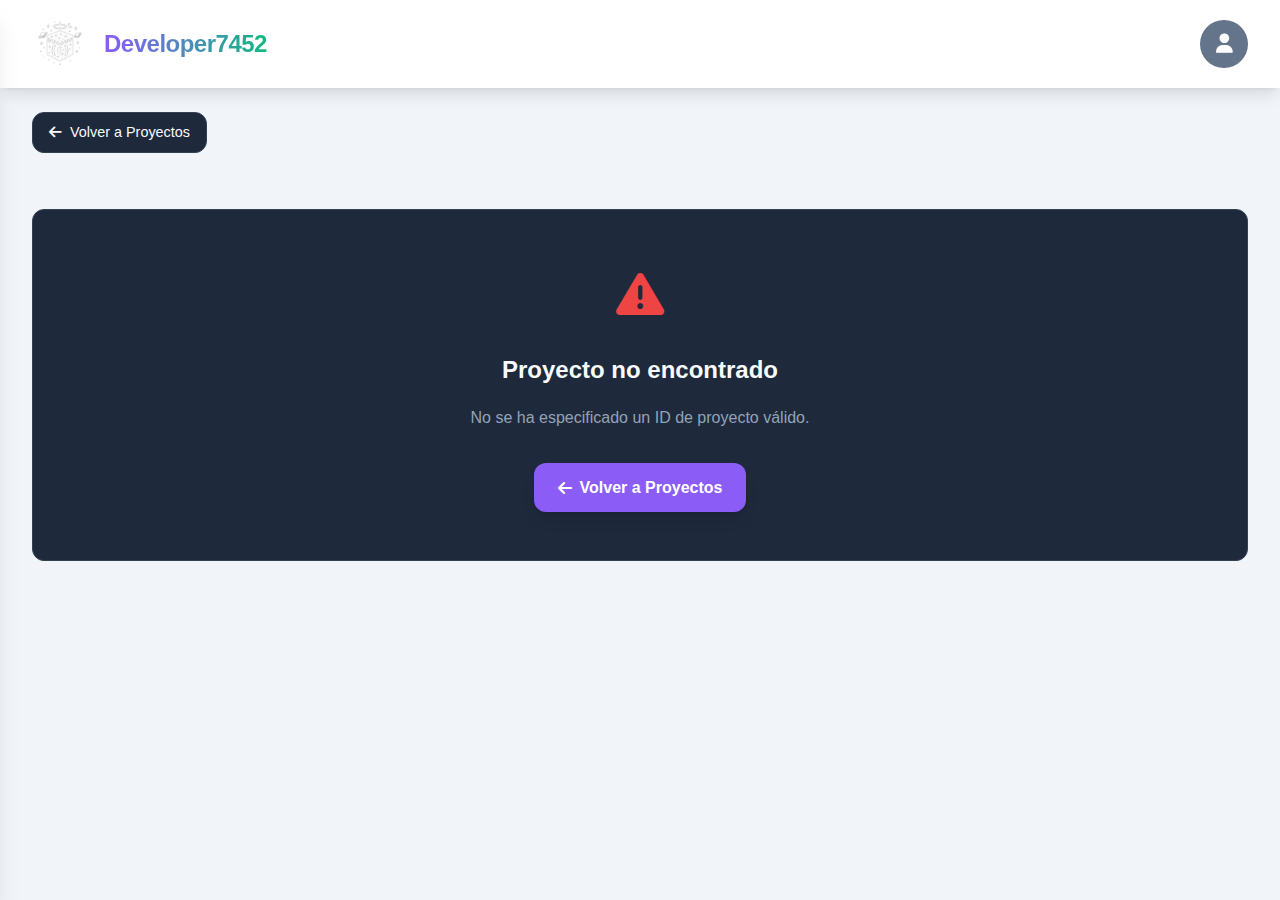
<file: sc/post.html>
<!DOCTYPE html>
<html lang="es">
<head>
    <meta charset="UTF-8">
    <meta name="viewport" content="width=device-width, initial-scale=1.0">
    <title>Developer7452 - Detalles del Proyecto</title>
    <link rel="stylesheet" href="../css/main.css">
    <link rel="stylesheet" href="https://cdnjs.cloudflare.com/ajax/libs/font-awesome/6.4.0/css/all.min.css">
    <style>
        .project-details-section {
            padding: 2rem 0;
        }

        .back-btn {
            display: inline-flex;
            align-items: center;
            gap: 0.5rem;
            margin: 1.5rem 0;
            padding: 0.5rem 1rem;
            background-color: var(--dark-card);
            color: var(--dark-text);
            border-radius: var(--rounded);
            text-decoration: none;
            transition: var(--transition);
            border: 1px solid var(--dark-border);
            font-size: 0.9rem;
        }

        .back-btn:hover {
            background-color: rgba(139, 92, 246, 0.1);
            border-color: var(--primary-color);
        }

        .project-header {
            margin-bottom: 2rem;
        }

        .project-image-large {
            width: 100%;
            max-height: 400px;
            object-fit: cover;
            border-radius: var(--rounded-lg);
            margin-bottom: 1.5rem;
            box-shadow: var(--shadow);
            border: 1px solid var(--dark-border);
        }

        .project-title-large {
            font-size: 2.5rem;
            font-weight: 700;
            margin-bottom: 1rem;
            color: var(--dark-text);
            line-height: 1.2;
        }

        .project-meta {
            display: flex;
            gap: 2rem;
            margin-bottom: 1.5rem;
            flex-wrap: wrap;
        }

        .meta-item {
            display: flex;
            align-items: center;
            gap: 0.5rem;
            color: var(--dark-text);
            font-size: 0.9rem;
        }

        .meta-item i {
            width: 1.25rem;
            height: 1.25rem;
            color: var(--primary-color);
        }

        .project-status-large {
            display: inline-flex;
            align-items: center;
            gap: 0.5rem;
            padding: 0.5rem 1rem;
            border-radius: 2rem;
            font-size: 0.875rem;
            font-weight: 600;
            margin-bottom: 1.5rem;
        }

        .status-active {
            background-color: var(--success-color);
            color: white;
        }

        .status-in-progress {
            background-color: var(--secondary-color);
            color: white;
        }

        .status-planned {
            background-color: var(--primary-color);
            color: white;
        }

        .project-tags-large {
            display: flex;
            gap: 0.5rem;
            margin-bottom: 2rem;
            flex-wrap: wrap;
        }

        .project-tag-large {
            display: inline-block;
            background-color: rgba(139, 92, 246, 0.1);
            color: var(--primary-color);
            padding: 0.5rem 1rem;
            border-radius: 2rem;
            font-size: 0.875rem;
            font-weight: 500;
            border: 1px solid rgba(139, 92, 246, 0.2);
        }

        .project-description-full {
            margin-bottom: 2rem;
            line-height: 1.7;
            color: var(--dark-text);
            font-size: 1.1rem;
        }

        .section-title {
            font-size: 1.5rem;
            font-weight: 700;
            margin: 2rem 0 1rem 0;
            color: var(--dark-text);
            position: relative;
            padding-bottom: 0.5rem;
        }

        .section-title:after {
            content: '';
            position: absolute;
            bottom: 0;
            left: 0;
            width: 3rem;
            height: 0.2rem;
            background: linear-gradient(90deg, var(--primary-color), var(--accent-color));
            border-radius: 0.25rem;
        }

        .features-list {
            background-color: var(--dark-card);
            border-radius: var(--rounded);
            padding: 1.5rem;
            margin-bottom: 2rem;
            border: 1px solid var(--dark-border);
        }

        .feature-item {
            display: flex;
            align-items: flex-start;
            gap: 1rem;
            margin-bottom: 1rem;
            padding-bottom: 1rem;
            border-bottom: 1px solid var(--dark-border);
        }

        .feature-item:last-child {
            margin-bottom: 0;
            padding-bottom: 0;
            border-bottom: none;
        }

        .feature-icon {
            width: 2rem;
            height: 2rem;
            background-color: var(--primary-color);
            border-radius: 50%;
            display: flex;
            align-items: center;
            justify-content: center;
            flex-shrink: 0;
            color: white;
            font-size: 0.875rem;
        }

        .feature-content {
            flex-grow: 1;
        }

        .feature-title {
            font-weight: 600;
            color: var(--dark-text);
            margin-bottom: 0.25rem;
        }

        .feature-description {
            color: #94a3b8;
            font-size: 0.9rem;
        }

        .tech-stack {
            display: flex;
            gap: 0.75rem;
            flex-wrap: wrap;
            margin-bottom: 2rem;
        }

        .tech-item {
            background-color: rgba(16, 185, 129, 0.1);
            color: var(--accent-color);
            padding: 0.5rem 1rem;
            border-radius: var(--rounded);
            font-size: 0.875rem;
            font-weight: 500;
            border: 1px solid rgba(16, 185, 129, 0.2);
        }

        .project-links {
            display: flex;
            gap: 1rem;
            margin-top: 2rem;
            flex-wrap: wrap;
        }

        .project-link {
            display: inline-flex;
            align-items: center;
            gap: 0.5rem;
            padding: 0.75rem 1.5rem;
            border-radius: var(--rounded);
            text-decoration: none;
            font-weight: 600;
            transition: var(--transition);
            box-shadow: var(--shadow);
        }

        .link-primary {
            background-color: var(--primary-color);
            color: white;
        }

        .link-primary:hover {
            background-color: var(--primary-hover);
            transform: translateY(-2px);
        }

        .link-secondary {
            background-color: transparent;
            color: var(--dark-text);
            border: 1px solid var(--dark-border);
        }

        .link-secondary:hover {
            background-color: var(--dark-border);
            transform: translateY(-2px);
        }

        .link-disabled {
            background-color: #64748b;
            color: #94a3b8;
            cursor: not-allowed;
            opacity: 0.6;
        }

        .link-disabled:hover {
            transform: none;
            background-color: #64748b;
        }

        .error-message {
            text-align: center;
            padding: 3rem;
            background-color: var(--dark-card);
            border-radius: var(--rounded);
            border: 1px solid var(--dark-border);
        }

        .error-icon {
            font-size: 3rem;
            color: var(--error-color);
            margin-bottom: 1rem;
        }

        .error-text {
            font-size: 1.5rem;
            font-weight: 700;
            margin-bottom: 1rem;
            color: var(--dark-text);
        }

        .error-details {
            color: #94a3b8;
            margin-bottom: 2rem;
        }

        @media (max-width: 768px) {
            .project-title-large {
                font-size: 2rem;
            }

            .project-meta {
                gap: 1rem;
            }

            .project-links {
                flex-direction: column;
            }

            .project-link {
                width: 100%;
                justify-content: center;
            }

            .features-list {
                padding: 1rem;
            }

            .feature-item {
                flex-direction: column;
                gap: 0.5rem;
            }
        }

        @media (max-width: 480px) {
            .project-title-large {
                font-size: 1.75rem;
            }

            .project-meta {
                flex-direction: column;
                gap: 0.5rem;
            }

            .meta-item {
                justify-content: flex-start;
            }

            .tech-stack {
                gap: 0.5rem;
            }

            .tech-item {
                padding: 0.375rem 0.75rem;
                font-size: 0.8rem;
            }
        }
    </style>
</head>
<body>
    <!-- Barra de navegación -->
    <nav class="navbar">
        <div class="logo-container">
            <img src="../img/logo.png" alt="Developer7452 Logo" class="site-logo">
            <h1 class="site-title">Developer7452</h1>
        </div>
        
        <!-- Menú de usuario -->
        <div class="user-menu-container">
            <div class="user-avatar" id="userAvatar">
                <div class="avatar-placeholder">
                    <i class="fas fa-user"></i>
                </div>
            </div>
        </div>
        
        <!-- Sidebar lateral -->
        <div class="sidebar" id="sidebar">
            <div class="sidebar-header">
                <div class="user-info-sidebar" id="userInfoSidebar">
                    <div class="user-avatar-sidebar">
                        <div class="avatar-placeholder">
                            <i class="fas fa-user"></i>
                        </div>
                    </div>
                    <div class="user-details">
                        <h3 class="user-name" id="userName">Iniciar Sesión</h3>
                        <p class="user-status" id="userStatus">Haz clic para conectar</p>
                    </div>
                </div>
                <button class="close-sidebar" id="closeSidebar">
                    <i class="fas fa-times"></i>
                </button>
            </div>
            
            <div class="sidebar-items">
                <a href="../index.html" class="sidebar-item">
                    <i class="fas fa-home menu-icon"></i>
                    Inicio
                </a>
                <a href="sobre-mi.html" class="sidebar-item">
                    <i class="fas fa-user menu-icon"></i>
                    Sobre Mí
                </a>
                <a href="comisiones.html" class="sidebar-item">
                    <i class="fas fa-coins menu-icon"></i>
                    Comisiones
                </a>
                <a href="proyectos.html" class="sidebar-item active">
                    <i class="fas fa-project-diagram menu-icon"></i>
                    Proyectos
                </a>
                <a href="paginas-web.html" class="sidebar-item">
                    <i class="fas fa-globe menu-icon"></i>
                    Páginas Web
                </a>
                <a href="#" class="sidebar-item" id="logoutBtn" style="display: none;">
                    <i class="fas fa-sign-out-alt menu-icon"></i>
                    Cerrar Sesión
                </a>
            </div>
            
            <div class="sidebar-footer">
                <div class="social-links">
                    <a href="https://discord.gg/Kag2a5YUYa" target="_blank" class="social-link discord">
                        <i class="fab fa-discord"></i>
                    </a>
                    <a href="https://www.youtube.com/@developer-7452" target="_blank" class="social-link tiktok">
                        <i class="fab fa-youtube"></i>
                    </a>
                    <a href="https://twitter.com" target="_blank" class="social-link twitter">
                        <i class="fab fa-twitter"></i>
                    </a>
                </div>
                <p class="copyright">© 2025 Developer7452</p>
            </div>
        </div>
        
        <!-- Overlay para cerrar sidebar -->
        <div class="sidebar-overlay" id="sidebarOverlay"></div>
    </nav>

    <!-- Contenido principal -->
    <div class="container">
        <a href="proyectos.html" class="back-btn">
            <i class="fas fa-arrow-left"></i>
            Volver a Proyectos
        </a>

        <div class="project-details-section">
            <div id="projectDetails">
                <!-- Los detalles del proyecto se cargarán aquí dinámicamente -->
            </div>
        </div>
    </div>

    <script src="../js/functions.js"></script>
    <script src="../js/projects.js"></script>
    <script src="../js/post.js"></script>
    <script src="../js/discord.js"></script>
</body>
</html>
</file>
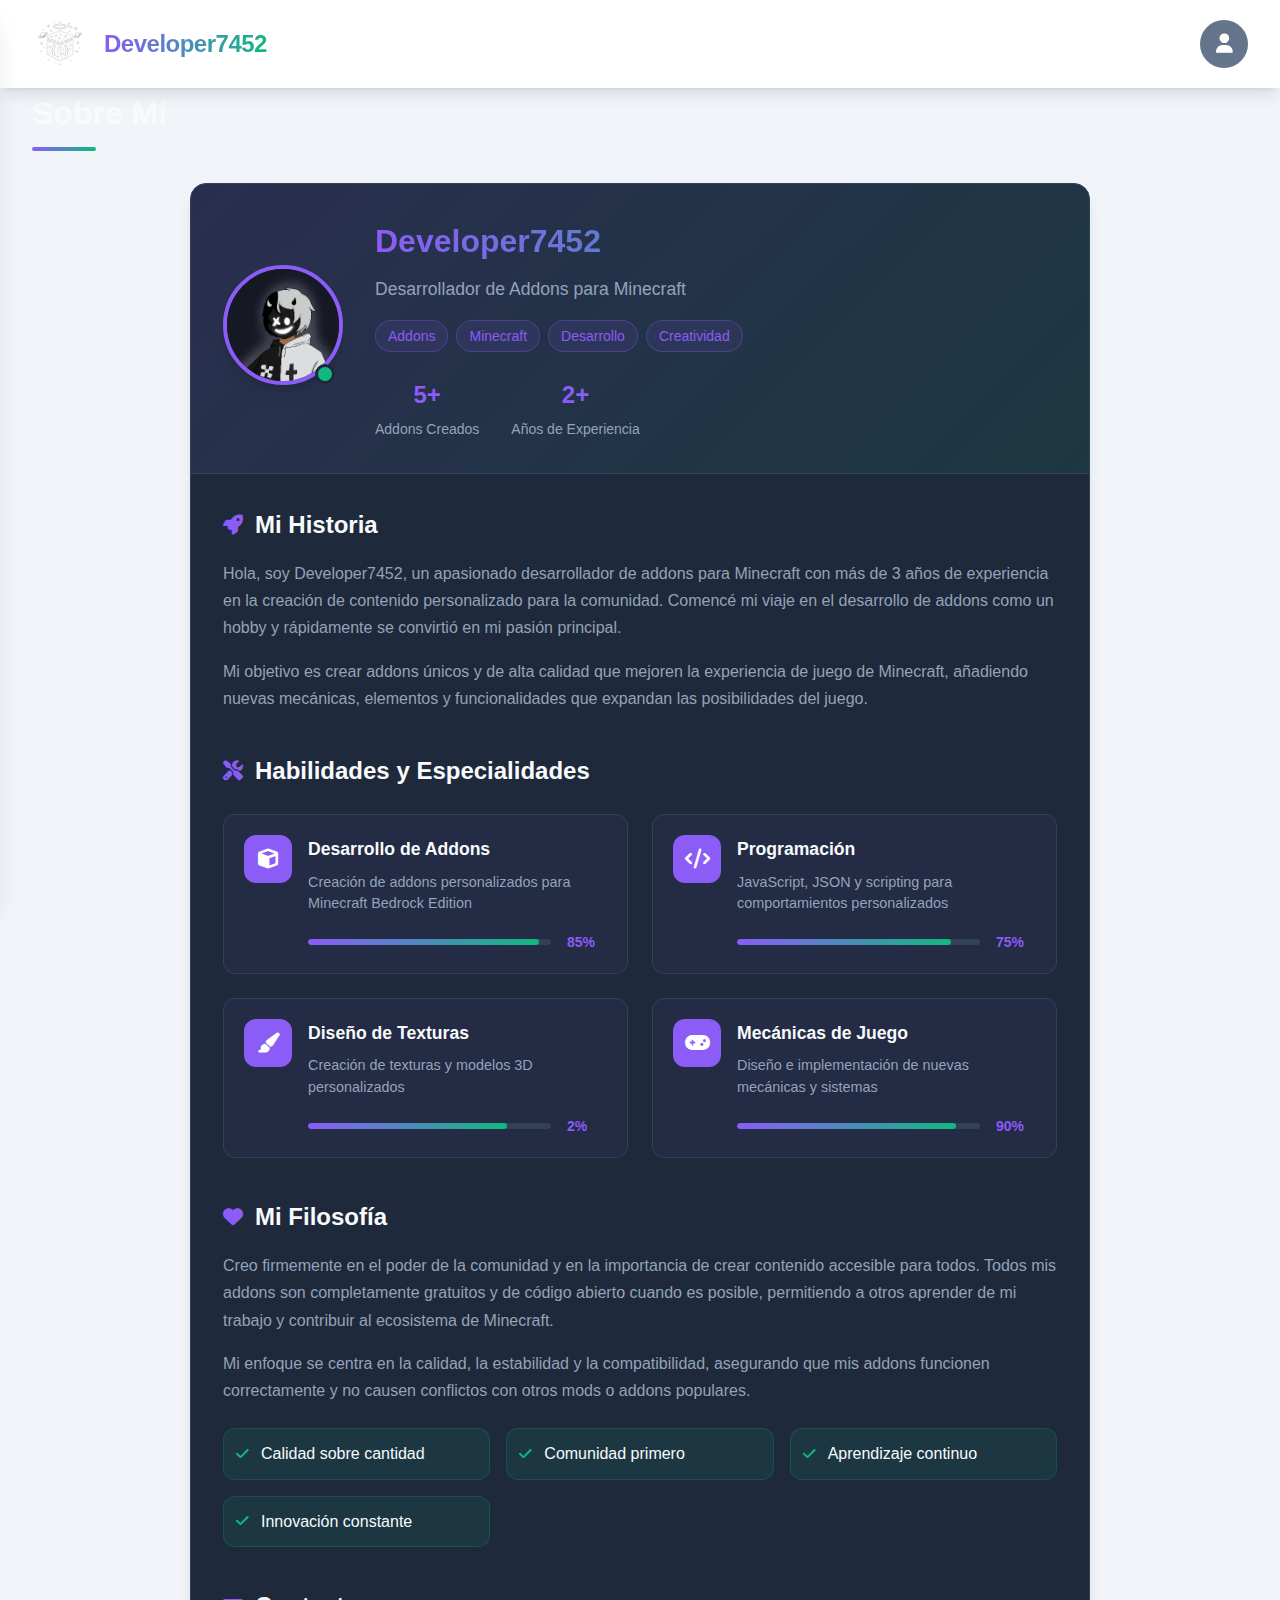
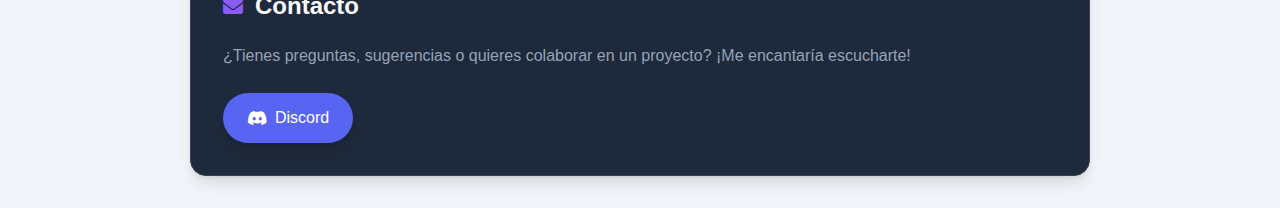
<file: sc/sobre-mi.html>
<!DOCTYPE html>
<html lang="es">
<head>
    <meta charset="UTF-8">
    <meta name="viewport" content="width=device-width, initial-scale=1.0">
    <title>Sobre Mí - Developer7452</title>
    <link rel="stylesheet" href="../css/main.css">
    <link rel="stylesheet" href="https://cdnjs.cloudflare.com/ajax/libs/font-awesome/6.4.0/css/all.min.css">
</head>
<body>
    <!-- Barra de navegación -->
    <nav class="navbar">
        <div class="logo-container">
            <img src="../img/logo.png" alt="Developer7452 Logo" class="site-logo">
            <h1 class="site-title">Developer7452</h1>
        </div>
        
        <!-- Menú de usuario -->
        <div class="user-menu-container">
            <div class="user-avatar" id="userAvatar">
                <div class="avatar-placeholder">
                    <i class="fas fa-user"></i>
                </div>
            </div>
        </div>
        
        <!-- Sidebar lateral -->
        <div class="sidebar" id="sidebar">
            <div class="sidebar-header">
                <div class="user-info-sidebar" id="userInfoSidebar">
                    <div class="user-avatar-sidebar">
                        <div class="avatar-placeholder">
                            <i class="fas fa-user"></i>
                        </div>
                    </div>
                    <div class="user-details">
                        <h3 class="user-name" id="userName">Iniciar Sesión</h3>
                        <p class="user-status" id="userStatus">Haz clic para conectar</p>
                    </div>
                </div>
                <button class="close-sidebar" id="closeSidebar">
                    <i class="fas fa-times"></i>
                </button>
            </div>
            
            <div class="sidebar-items">
                <a href="../index.html" class="sidebar-item">
                    <i class="fas fa-home menu-icon"></i>
                    Inicio
                </a>
                <a href="sobre-mi.html" class="sidebar-item active">
                    <i class="fas fa-user menu-icon"></i>
                    Sobre Mí
                </a>
                <a href="comisiones.html" class="sidebar-item">
                    <i class="fas fa-paint-brush menu-icon"></i>
                    Comisiones
                </a>
                <a href="proyectos.html" class="sidebar-item">
                    <i class="fas fa-project-diagram menu-icon"></i>
                    Proyectos
                </a>
                <a href="paginas-web.html" class="sidebar-item">
                    <i class="fas fa-globe menu-icon"></i>
                    Páginas Web
                </a>
                <a href="#" class="sidebar-item" id="logoutBtn" style="display: none;">
                    <i class="fas fa-sign-out-alt menu-icon"></i>
                    Cerrar Sesión
                </a>
            </div>
            
            <div class="sidebar-footer">
                <div class="social-links">
                    <a href="https://discord.com" target="_blank" class="social-link discord">
                        <i class="fab fa-discord"></i>
                    </a>
                    <a href="https://tiktok.com" target="_blank" class="social-link tiktok">
                        <i class="fab fa-tiktok"></i>
                    </a>
                    <a href="https://twitter.com" target="_blank" class="social-link twitter">
                        <i class="fab fa-twitter"></i>
                    </a>
                </div>
                <p class="copyright">© 2025 Developer7452</p>
            </div>
        </div>
        
        <!-- Overlay para cerrar sidebar -->
        <div class="sidebar-overlay" id="sidebarOverlay"></div>
    </nav>

    <!-- Contenido principal -->
    <div class="container">
        <h1 class="page-title">Sobre Mí</h1>
        
        <div class="about-content">
            <div class="about-card">
                <div class="about-header">
                    <div class="profile-image-container">
                        <img src="../img/avatar.png" alt="Developer7452" class="profile-image">
                        <div class="online-status"></div>
                    </div>
                    <div class="profile-info">
                        <h2 class="profile-name">Developer7452</h2>
                        <p class="profile-title">Desarrollador de Addons para Minecraft</p>
                        <div class="profile-tags">
                            <span class="profile-tag">Addons</span>
                            <span class="profile-tag">Minecraft</span>
                            <span class="profile-tag">Desarrollo</span>
                            <span class="profile-tag">Creatividad</span>
                        </div>
                        <div class="profile-stats">
                            <div class="stat">
                                <span class="stat-number">5+</span>
                                <span class="stat-label">Addons Creados</span>
                            </div>
                            <div class="stat">
                                <span class="stat-number">2+</span>
                                <span class="stat-label">Años de Experiencia</span>
                            </div>
                        </div>
                    </div>
                </div>
                
                <div class="about-body">
                    <div class="about-section">
                        <h3 class="section-title">
                            <i class="fas fa-rocket section-icon"></i>
                            Mi Historia
                        </h3>
                        <p class="section-content">
                            Hola, soy Developer7452, un apasionado desarrollador de addons para Minecraft con más de 3 años de experiencia 
                            en la creación de contenido personalizado para la comunidad. Comencé mi viaje en el desarrollo de addons como 
                            un hobby y rápidamente se convirtió en mi pasión principal.
                        </p>
                        <p class="section-content">
                            Mi objetivo es crear addons únicos y de alta calidad que mejoren la experiencia de juego de Minecraft, 
                            añadiendo nuevas mecánicas, elementos y funcionalidades que expandan las posibilidades del juego.
                        </p>
                    </div>
                    
                    <div class="about-section">
                        <h3 class="section-title">
                            <i class="fas fa-tools section-icon"></i>
                            Habilidades y Especialidades
                        </h3>
                        <div class="skills-grid">
                            <div class="skill-item">
                                <div class="skill-icon">
                                    <i class="fas fa-cube"></i>
                                </div>
                                <div class="skill-info">
                                    <h4 class="skill-name">Desarrollo de Addons</h4>
                                    <p class="skill-description">Creación de addons personalizados para Minecraft Bedrock Edition</p>
                                    <div class="skill-level">
                                        <div class="skill-bar">
                                            <div class="skill-progress" style="width: 95%"></div>
                                        </div>
                                        <span class="skill-percentage">85%</span>
                                    </div>
                                </div>
                            </div>
                            <div class="skill-item">
                                <div class="skill-icon">
                                    <i class="fas fa-code"></i>
                                </div>
                                <div class="skill-info">
                                    <h4 class="skill-name">Programación</h4>
                                    <p class="skill-description">JavaScript, JSON y scripting para comportamientos personalizados</p>
                                    <div class="skill-level">
                                        <div class="skill-bar">
                                            <div class="skill-progress" style="width: 88%"></div>
                                        </div>
                                        <span class="skill-percentage">75%</span>
                                    </div>
                                </div>
                            </div>
                            <div class="skill-item">
                                <div class="skill-icon">
                                    <i class="fas fa-paint-brush"></i>
                                </div>
                                <div class="skill-info">
                                    <h4 class="skill-name">Diseño de Texturas</h4>
                                    <p class="skill-description">Creación de texturas y modelos 3D personalizados</p>
                                    <div class="skill-level">
                                        <div class="skill-bar">
                                            <div class="skill-progress" style="width: 82%"></div>
                                        </div>
                                        <span class="skill-percentage">2%</span>
                                    </div>
                                </div>
                            </div>
                            <div class="skill-item">
                                <div class="skill-icon">
                                    <i class="fas fa-gamepad"></i>
                                </div>
                                <div class="skill-info">
                                    <h4 class="skill-name">Mecánicas de Juego</h4>
                                    <p class="skill-description">Diseño e implementación de nuevas mecánicas y sistemas</p>
                                    <div class="skill-level">
                                        <div class="skill-bar">
                                            <div class="skill-progress" style="width: 90%"></div>
                                        </div>
                                        <span class="skill-percentage">90%</span>
                                    </div>
                                </div>
                            </div>
                        </div>
                    </div>
                    
                    <div class="about-section">
                        <h3 class="section-title">
                            <i class="fas fa-heart section-icon"></i>
                            Mi Filosofía
                        </h3>
                        <p class="section-content">
                            Creo firmemente en el poder de la comunidad y en la importancia de crear contenido accesible para todos. 
                            Todos mis addons son completamente gratuitos y de código abierto cuando es posible, permitiendo a otros 
                            aprender de mi trabajo y contribuir al ecosistema de Minecraft.
                        </p>
                        <p class="section-content">
                            Mi enfoque se centra en la calidad, la estabilidad y la compatibilidad, asegurando que mis addons 
                            funcionen correctamente y no causen conflictos con otros mods o addons populares.
                        </p>
                        <div class="philosophy-points">
                            <div class="philosophy-point">
                                <i class="fas fa-check philosophy-icon"></i>
                                <span>Calidad sobre cantidad</span>
                            </div>
                            <div class="philosophy-point">
                                <i class="fas fa-check philosophy-icon"></i>
                                <span>Comunidad primero</span>
                            </div>
                            <div class="philosophy-point">
                                <i class="fas fa-check philosophy-icon"></i>
                                <span>Aprendizaje continuo</span>
                            </div>
                            <div class="philosophy-point">
                                <i class="fas fa-check philosophy-icon"></i>
                                <span>Innovación constante</span>
                            </div>
                        </div>
                    </div>
                    
                    <div class="about-section">
                        <h3 class="section-title">
                            <i class="fas fa-envelope section-icon"></i>
                            Contacto
                        </h3>
                        <p class="section-content">
                            ¿Tienes preguntas, sugerencias o quieres colaborar en un proyecto? ¡Me encantaría escucharte!
                        </p>
                        <div class="contact-links">
                            <a href="https://discord.gg/Kag2a5YUYa" target="_blank" class="contact-link discord">
                                <i class="fab fa-discord"></i>
                                Discord
                            </a>
                            
                        </div>
                    </div>
                </div>
            </div>
        </div>
    </div>

    <script src="../js/complement.js"></script>
    <script src="../js/discord.js"></script>
    <script>
        // Funcionalidad del sidebar lateral
        function setupSidebar() {
            const userAvatar = document.getElementById('userAvatar');
            const sidebar = document.getElementById('sidebar');
            const sidebarOverlay = document.getElementById('sidebarOverlay');
            const closeSidebar = document.getElementById('closeSidebar');
            
            function toggleSidebar() {
                const isActive = sidebar.classList.contains('active');
                
                if (isActive) {
                    closeSidebarFunction();
                } else {
                    sidebar.classList.add('active');
                    sidebarOverlay.classList.add('active');
                    document.body.classList.add('menu-open');
                    document.body.style.overflow = 'hidden';
                }
            }
            
            function closeSidebarFunction() {
                sidebar.classList.remove('active');
                sidebarOverlay.classList.remove('active');
                document.body.classList.remove('menu-open');
                document.body.style.overflow = '';
            }
            
            if (userAvatar) {
                userAvatar.addEventListener('click', toggleSidebar);
            }
            
            if (sidebarOverlay) {
                sidebarOverlay.addEventListener('click', closeSidebarFunction);
            }
            
            if (closeSidebar) {
                closeSidebar.addEventListener('click', closeSidebarFunction);
            }
            
            document.addEventListener('keydown', function(e) {
                if (e.key === 'Escape' && sidebar && sidebar.classList.contains('active')) {
                    closeSidebarFunction();
                }
            });
        }

        // Inicializar la página
        document.addEventListener('DOMContentLoaded', function() {
            setupSidebar();
        });
    </script>
    
    <style>
        /* Estilos específicos para la página Sobre Mí */
        .about-content {
            max-width: 900px;
            margin: 0 auto;
        }
        
        .about-card {
            background-color: var(--dark-card);
            border-radius: var(--rounded-lg);
            overflow: hidden;
            box-shadow: var(--shadow);
            border: 1px solid var(--dark-border);
        }
        
        .about-header {
            padding: 2rem;
            display: flex;
            align-items: center;
            gap: 2rem;
            background: linear-gradient(135deg, rgba(139, 92, 246, 0.1), rgba(16, 185, 129, 0.1));
            border-bottom: 1px solid var(--dark-border);
        }
        
        .profile-image-container {
            flex-shrink: 0;
            position: relative;
        }
        
        .profile-image {
            width: 120px;
            height: 120px;
            border-radius: 50%;
            object-fit: cover;
            border: 4px solid var(--primary-color);
            box-shadow: var(--shadow);
        }
        
        .online-status {
            position: absolute;
            bottom: 8px;
            right: 8px;
            width: 20px;
            height: 20px;
            border-radius: 50%;
            background-color: var(--success-color);
            border: 3px solid var(--dark-card);
        }
        
        .profile-info {
            flex-grow: 1;
        }
        
        .profile-name {
            font-size: 2rem;
            font-weight: 700;
            margin-bottom: 0.5rem;
            background: linear-gradient(90deg, var(--primary-color), var(--accent-color));
            -webkit-background-clip: text;
            -webkit-text-fill-color: transparent;
        }
        
        .profile-title {
            font-size: 1.1rem;
            color: #94a3b8;
            margin-bottom: 1rem;
        }
        
        .profile-tags {
            display: flex;
            flex-wrap: wrap;
            gap: 0.5rem;
            margin-bottom: 1.5rem;
        }
        
        .profile-tag {
            background-color: rgba(139, 92, 246, 0.1);
            color: var(--primary-color);
            padding: 0.25rem 0.75rem;
            border-radius: 2rem;
            font-size: 0.875rem;
            font-weight: 500;
            border: 1px solid rgba(139, 92, 246, 0.3);
        }
        
        .profile-stats {
            display: flex;
            gap: 2rem;
        }
        
        .stat {
            text-align: center;
        }
        
        .stat-number {
            display: block;
            font-size: 1.5rem;
            font-weight: 700;
            color: var(--primary-color);
        }
        
        .stat-label {
            display: block;
            font-size: 0.875rem;
            color: #94a3b8;
            margin-top: 0.25rem;
        }
        
        .about-body {
            padding: 2rem;
        }
        
        .about-section {
            margin-bottom: 2.5rem;
        }
        
        .about-section:last-child {
            margin-bottom: 0;
        }
        
        .section-title {
            display: flex;
            align-items: center;
            gap: 0.75rem;
            font-size: 1.5rem;
            font-weight: 600;
            margin-bottom: 1rem;
            color: var(--dark-text);
        }
        
        .section-icon {
            color: var(--primary-color);
            font-size: 1.25rem;
        }
        
        .section-content {
            color: #94a3b8;
            line-height: 1.7;
            margin-bottom: 1rem;
        }
        
        .section-content:last-child {
            margin-bottom: 0;
        }
        
        .skills-grid {
            display: grid;
            grid-template-columns: repeat(auto-fill, minmax(300px, 1fr));
            gap: 1.5rem;
            margin-top: 1.5rem;
        }
        
        .skill-item {
            display: flex;
            align-items: flex-start;
            gap: 1rem;
            padding: 1.25rem;
            background-color: rgba(139, 92, 246, 0.05);
            border-radius: var(--rounded);
            border: 1px solid var(--dark-border);
            transition: var(--transition);
        }
        
        .skill-item:hover {
            transform: translateY(-3px);
            box-shadow: var(--shadow);
            border-color: var(--primary-color);
        }
        
        .skill-icon {
            width: 3rem;
            height: 3rem;
            border-radius: var(--rounded);
            background-color: var(--primary-color);
            display: flex;
            align-items: center;
            justify-content: center;
            color: white;
            font-size: 1.25rem;
            flex-shrink: 0;
        }
        
        .skill-info {
            flex-grow: 1;
        }
        
        .skill-name {
            font-size: 1.1rem;
            font-weight: 600;
            margin-bottom: 0.5rem;
            color: var(--dark-text);
        }
        
        .skill-description {
            font-size: 0.9rem;
            color: #94a3b8;
            line-height: 1.5;
            margin-bottom: 1rem;
        }
        
        .skill-level {
            display: flex;
            align-items: center;
            gap: 1rem;
        }
        
        .skill-bar {
            flex-grow: 1;
            height: 6px;
            background-color: var(--dark-border);
            border-radius: 3px;
            overflow: hidden;
        }
        
        .skill-progress {
            height: 100%;
            background: linear-gradient(90deg, var(--primary-color), var(--accent-color));
            border-radius: 3px;
            transition: width 1s ease-in-out;
        }
        
        .skill-percentage {
            font-size: 0.875rem;
            font-weight: 600;
            color: var(--primary-color);
            min-width: 2.5rem;
        }
        
        .philosophy-points {
            display: grid;
            grid-template-columns: repeat(auto-fit, minmax(200px, 1fr));
            gap: 1rem;
            margin-top: 1.5rem;
        }
        
        .philosophy-point {
            display: flex;
            align-items: center;
            gap: 0.75rem;
            padding: 0.75rem;
            background-color: rgba(16, 185, 129, 0.1);
            border-radius: var(--rounded);
            border: 1px solid rgba(16, 185, 129, 0.2);
        }
        
        .philosophy-icon {
            color: var(--success-color);
            font-size: 0.9rem;
        }
        
        .philosophy-point span {
            color: var(--dark-text);
            font-weight: 500;
        }
        
        .contact-links {
            display: flex;
            flex-wrap: wrap;
            gap: 1rem;
            margin-top: 1.5rem;
        }
        
        .contact-link {
            display: flex;
            align-items: center;
            gap: 0.5rem;
            padding: 0.75rem 1.5rem;
            border-radius: 2rem;
            text-decoration: none;
            font-weight: 500;
            transition: var(--transition);
            box-shadow: var(--shadow);
        }
        
        .contact-link.discord {
            background-color: #5865F2;
            color: white;
        }
        
        .contact-link.twitter {
            background-color: #1DA1F2;
            color: white;
        }
        
        .contact-link.email {
            background-color: var(--primary-color);
            color: white;
        }
        
        .contact-link:hover {
            transform: translateY(-2px);
            box-shadow: var(--shadow-lg);
        }
        
        /* Estilos responsivos */
        @media (max-width: 768px) {
            .about-header {
                flex-direction: column;
                text-align: center;
                padding: 1.5rem;
            }
            
            .profile-stats {
                justify-content: center;
            }
            
            .about-body {
                padding: 1.5rem;
            }
            
            .skills-grid {
                grid-template-columns: 1fr;
            }
            
            .contact-links {
                justify-content: center;
            }
            
            .philosophy-points {
                grid-template-columns: 1fr;
            }
        }
        
        @media (max-width: 480px) {
            .profile-stats {
                flex-direction: column;
                gap: 1rem;
            }
            
            .contact-links {
                flex-direction: column;
                align-items: center;
            }
            
            .contact-link {
                width: 100%;
                justify-content: center;
            }
            
            .skill-level {
                flex-direction: column;
                gap: 0.5rem;
                align-items: flex-start;
            }
            
            .skill-percentage {
                align-self: flex-end;
            }
        }
    </style>
</body>
</html>
</file>
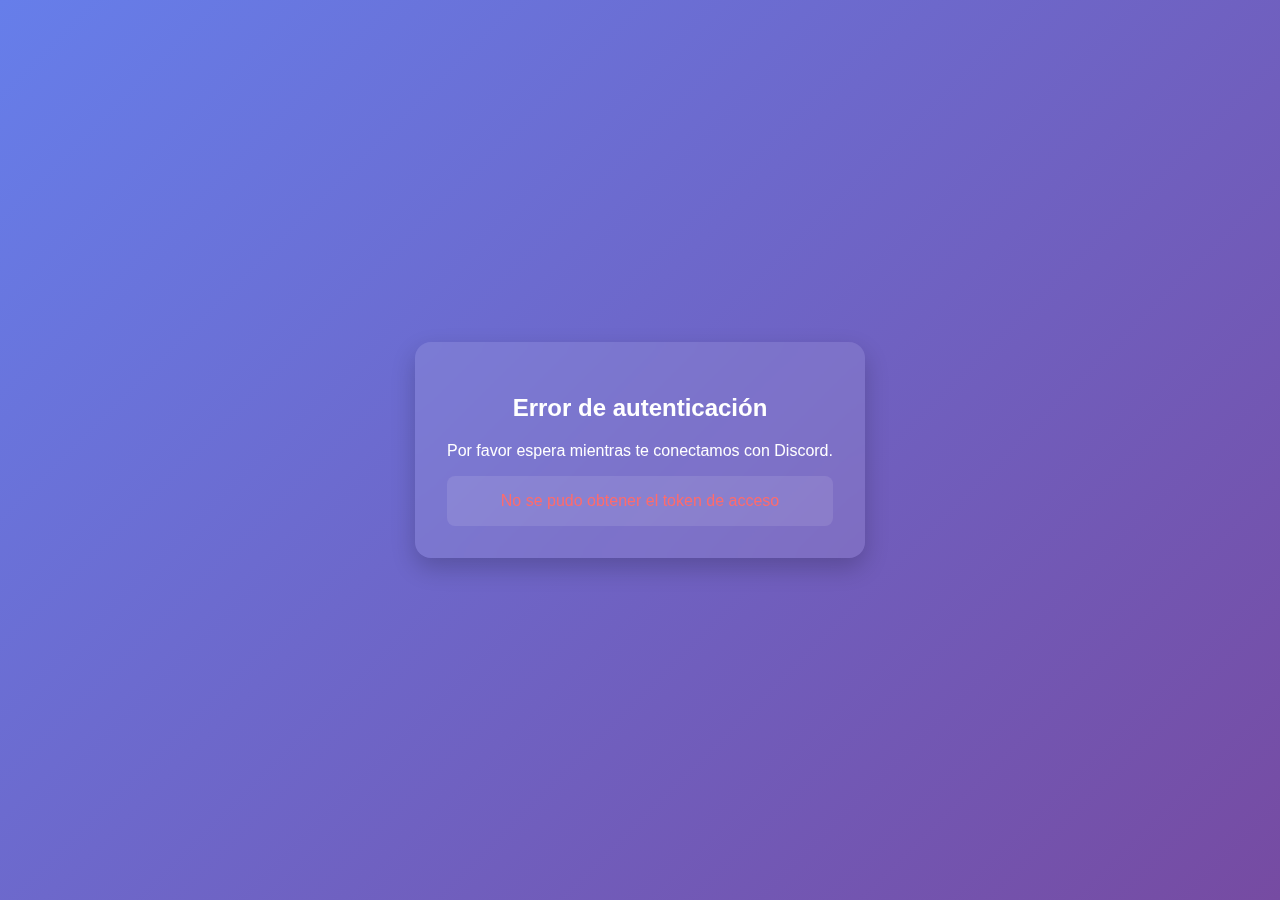
<file: auth/discord/callback.html>
<!DOCTYPE html>
<html>
<head>
    <title>Autenticación con Discord</title>
    <style>
        body {
            font-family: 'Inter', sans-serif;
            background: linear-gradient(135deg, #667eea 0%, #764ba2 100%);
            margin: 0;
            padding: 0;
            display: flex;
            justify-content: center;
            align-items: center;
            height: 100vh;
            color: white;
        }
        
        .container {
            text-align: center;
            background: rgba(255, 255, 255, 0.1);
            padding: 2rem;
            border-radius: 1rem;
            backdrop-filter: blur(10px);
            box-shadow: 0 10px 25px rgba(0, 0, 0, 0.2);
        }
        
        .spinner {
            border: 4px solid rgba(255, 255, 255, 0.3);
            border-radius: 50%;
            border-top: 4px solid white;
            width: 40px;
            height: 40px;
            animation: spin 1s linear infinite;
            margin: 0 auto 1rem;
        }
        
        @keyframes spin {
            0% { transform: rotate(0deg); }
            100% { transform: rotate(360deg); }
        }
        
        .error {
            color: #ff6b6b;
            background: rgba(255, 255, 255, 0.1);
            padding: 1rem;
            border-radius: 0.5rem;
            margin-top: 1rem;
        }
    </style>
</head>
<body>
    <div class="container">
        <div class="spinner"></div>
        <h2>Procesando autenticación...</h2>
        <p>Por favor espera mientras te conectamos con Discord.</p>
        <div id="errorMessage" class="error" style="display: none;"></div>
    </div>

    <script>
        // Procesar el token de Discord
        function processAuth() {
            const hash = window.location.hash.substring(1);
            const params = new URLSearchParams(hash);
            const token = params.get('access_token');
            const error = params.get('error');
            
            if (error) {
                document.getElementById('errorMessage').style.display = 'block';
                document.getElementById('errorMessage').textContent = `Error: ${error}`;
                document.querySelector('.spinner').style.display = 'none';
                document.querySelector('h2').textContent = 'Error de autenticación';
                return;
            }
            
            if (token) {
                // Almacenar el token y cerrar la ventana
                localStorage.setItem('discord_token', token);
                
                // Esperar un momento para asegurar que se guardó el token
                setTimeout(() => {
                    window.close();
                }, 1000);
            } else {
                document.getElementById('errorMessage').style.display = 'block';
                document.getElementById('errorMessage').textContent = 'No se pudo obtener el token de acceso';
                document.querySelector('.spinner').style.display = 'none';
                document.querySelector('h2').textContent = 'Error de autenticación';
            }
        }
        
        // Ejecutar cuando se cargue la página
        document.addEventListener('DOMContentLoaded', processAuth);
    </script>
</body>
</html>
</file>
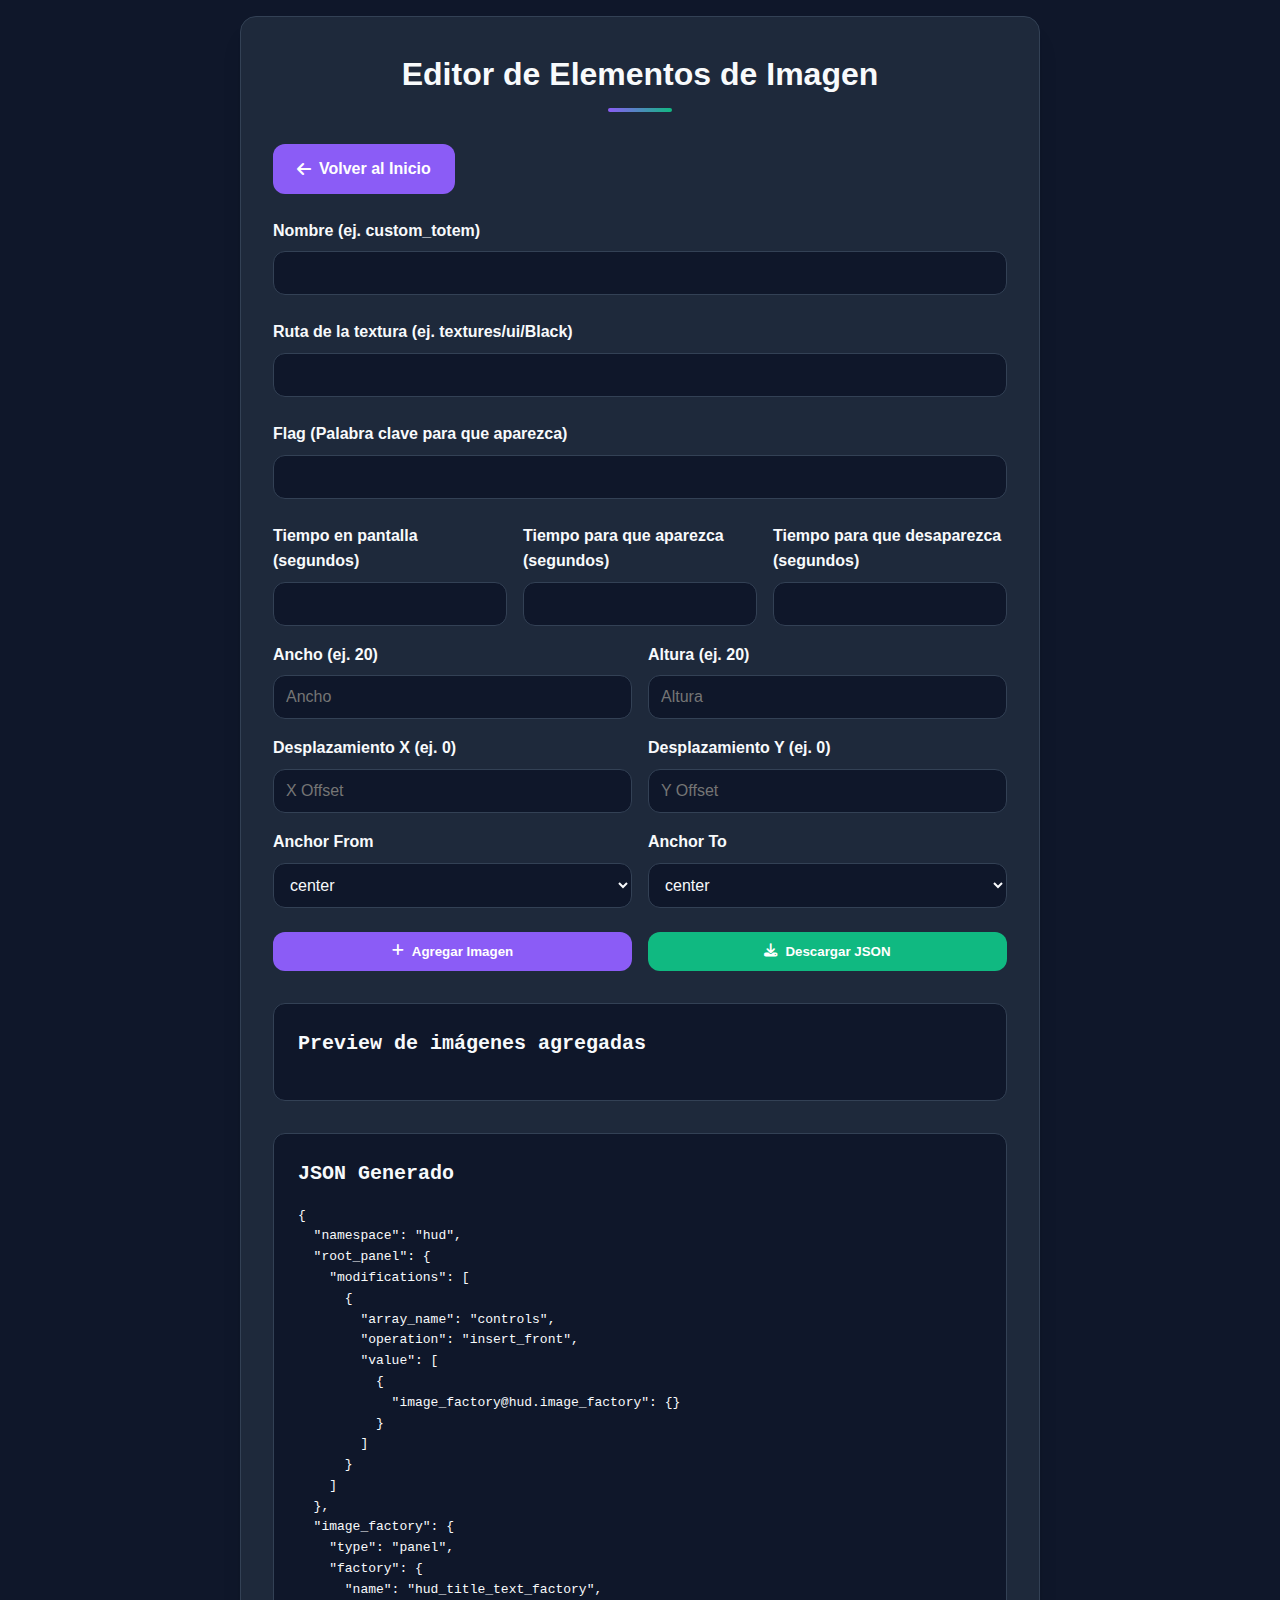
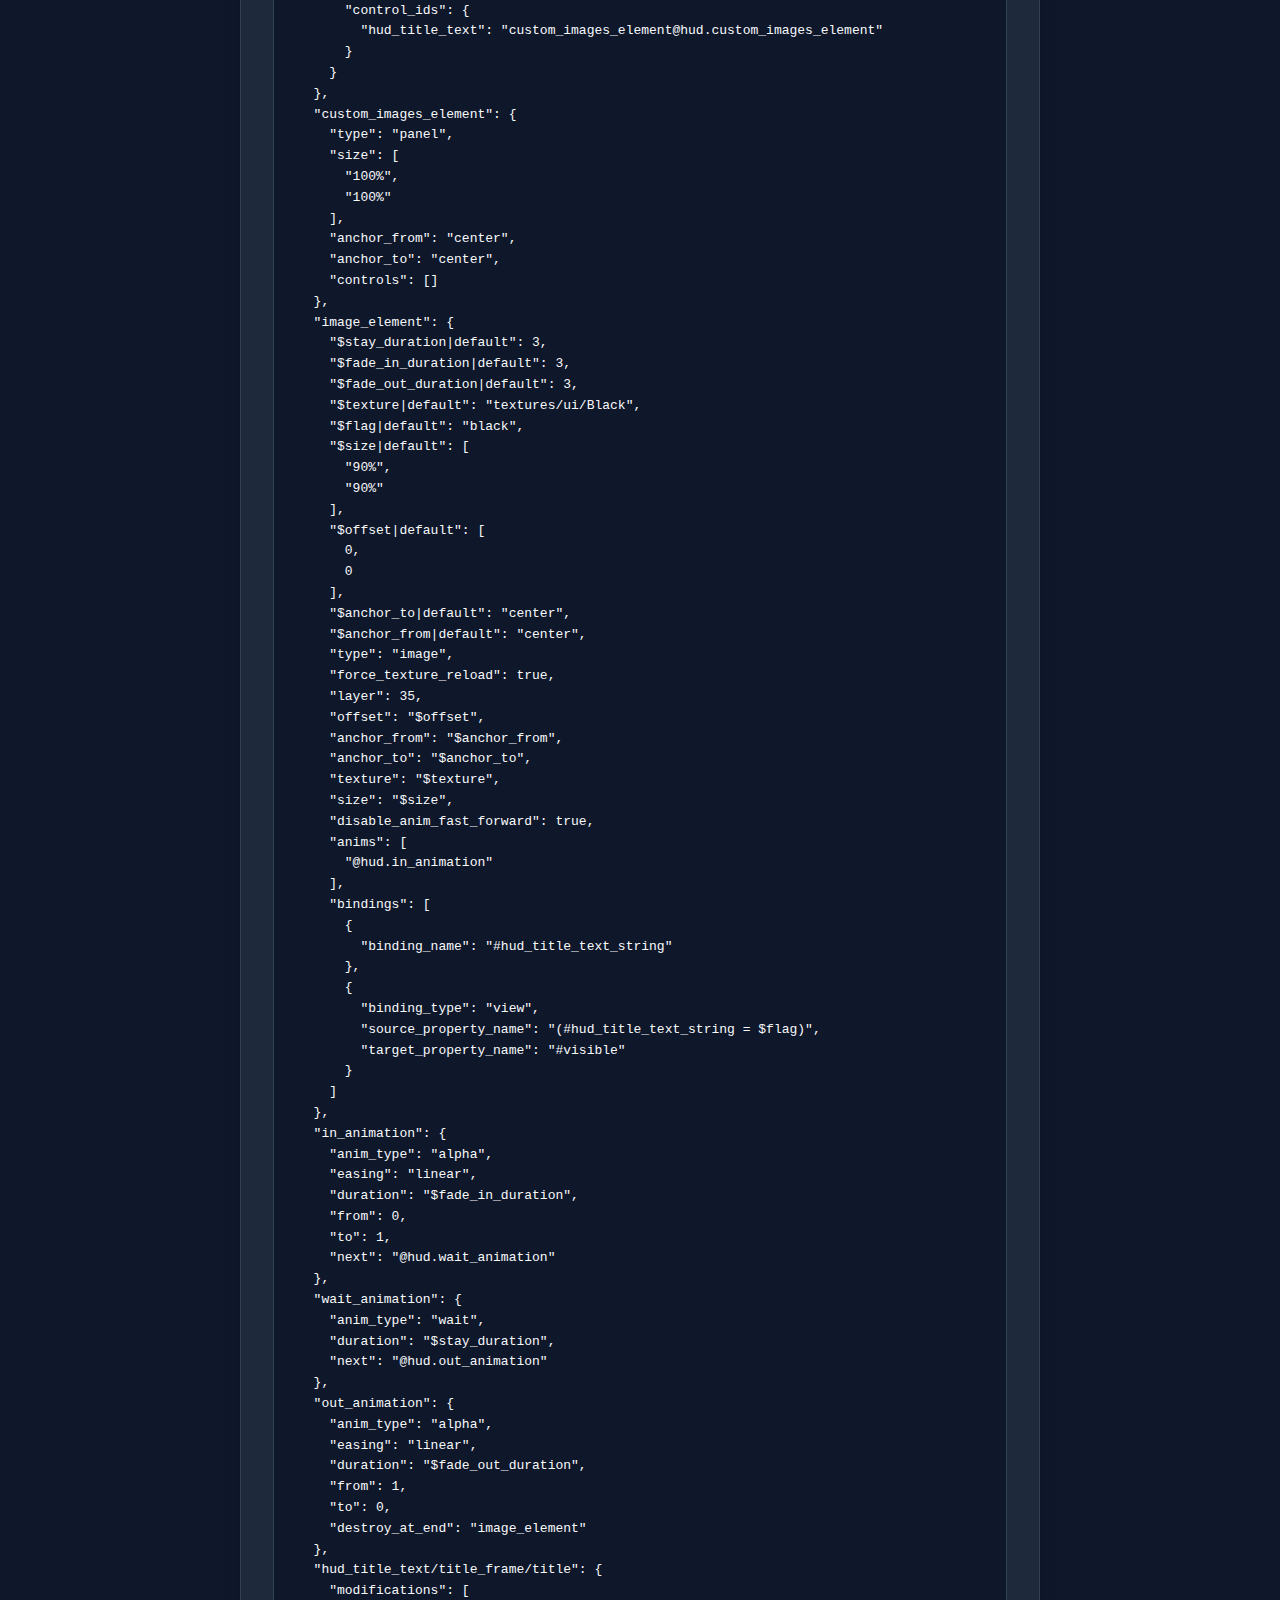
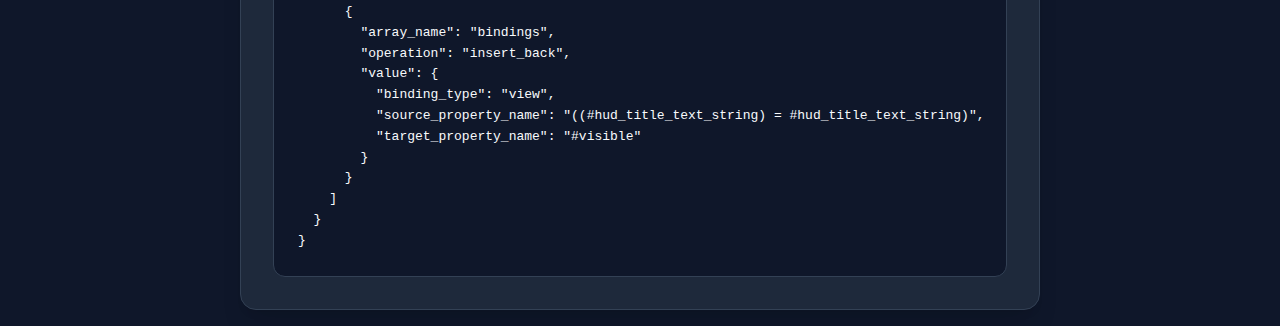
<file: sc/web/index_dev.html>
<!DOCTYPE html>
<html lang="es">

<head>
    <meta charset="UTF-8">
    <meta name="viewport" content="width=device-width, initial-scale=1.0">
    <title>Developer7452 - Editor de Elementos de Imagen</title>
    <link rel="stylesheet" href="https://cdnjs.cloudflare.com/ajax/libs/font-awesome/6.4.0/css/all.min.css">
    <style>
        :root {
            --primary-color: #8B5CF6;
            --primary-hover: #7C3AED;
            --secondary-color: #F59E0B;
            --accent-color: #10B981;
            --dark-bg: #0F172A;
            --dark-card: #1E293B;
            --dark-text: #F8FAFC;
            --dark-border: #334155;
            --light-bg: #F1F5F9;
            --light-card: #FFFFFF;
            --light-text: #1E293B;
            --light-border: #E2E8F0;
            --error-color: #EF4444;
            --success-color: #10B981;
            --shadow: 0 10px 15px -3px rgba(0, 0, 0, 0.1), 0 4px 6px -4px rgba(0, 0, 0, 0.1);
            --shadow-lg: 0 20px 25px -5px rgba(0, 0, 0, 0.1), 0 8px 10px -6px rgba(0, 0, 0, 0.1);
            --rounded: 0.75rem;
            --rounded-lg: 1rem;
            --transition: all 0.3s cubic-bezier(0.4, 0, 0.2, 1);
        }

        * {
            box-sizing: border-box;
            margin: 0;
            padding: 0;
        }

        html, body {
            max-width: 100%;
            overflow-x: hidden;
        }

        body {
            font-family: 'Inter', -apple-system, BlinkMacSystemFont, sans-serif;
            background-color: var(--dark-bg);
            color: var(--dark-text);
            line-height: 1.6;
            min-height: 100vh;
            transition: var(--transition);
            position: relative;
            display: flex;
            justify-content: center;
            align-items: center;
            padding: 1rem;
        }

        /* Contenedor principal */
        .container {
            max-width: 800px;
            width: 100%;
            background-color: var(--dark-card);
            border-radius: var(--rounded-lg);
            box-shadow: var(--shadow-lg);
            padding: 2rem;
            border: 1px solid var(--dark-border);
        }

        .page-title {
            font-size: 2rem;
            font-weight: 700;
            margin-bottom: 2rem;
            color: var(--dark-text);
            position: relative;
            padding-bottom: 0.75rem;
            text-align: center;
        }

        .page-title:after {
            content: '';
            position: absolute;
            bottom: 0;
            left: 50%;
            transform: translateX(-50%);
            width: 4rem;
            height: 0.25rem;
            background: linear-gradient(90deg, var(--primary-color), var(--accent-color));
            border-radius: 0.25rem;
        }

        /* Botón de inicio */
        .home-btn {
            display: inline-flex;
            align-items: center;
            gap: 0.5rem;
            padding: 0.75rem 1.5rem;
            background-color: var(--primary-color);
            color: white;
            text-decoration: none;
            border-radius: var(--rounded);
            font-weight: 600;
            transition: var(--transition);
            margin-bottom: 1.5rem;
            border: none;
            cursor: pointer;
        }

        .home-btn:hover {
            background-color: var(--primary-hover);
            transform: translateY(-2px);
        }

        /* Estilos específicos para el editor */
        .form-group {
            margin-bottom: 1.5rem;
            text-align: left;
        }

        label {
            font-weight: bold;
            display: block;
            margin-bottom: 0.5rem;
            color: var(--dark-text);
        }

        input[type="text"],
        input[type="number"],
        select {
            width: 100%;
            padding: 0.75rem;
            border-radius: var(--rounded);
            border: 1px solid var(--dark-border);
            background-color: var(--dark-bg);
            color: var(--dark-text);
            font-size: 1rem;
            transition: var(--transition);
            box-sizing: border-box;
        }

        input[type="text"]:focus,
        input[type="number"]:focus,
        select:focus {
            outline: none;
            border-color: var(--primary-color);
            box-shadow: 0 0 0 3px rgba(139, 92, 246, 0.3);
        }

        .form-row {
            display: flex;
            gap: 1rem;
            margin-bottom: 1rem;
        }

        .form-row .form-group {
            flex: 1;
            margin-bottom: 0;
        }

        .button-group {
            display: flex;
            gap: 1rem;
            margin-top: 1.5rem;
        }

        .btn {
            padding: 0.75rem 1.5rem;
            border: none;
            border-radius: var(--rounded);
            font-weight: 600;
            cursor: pointer;
            color: #fff;
            transition: var(--transition);
            text-decoration: none;
            display: inline-flex;
            align-items: center;
            justify-content: center;
            gap: 0.5rem;
            flex: 1;
        }

        .btn-primary {
            background-color: var(--primary-color);
        }

        .btn-primary:hover {
            background-color: var(--primary-hover);
            transform: translateY(-2px);
        }

        .btn-success {
            background-color: var(--accent-color);
        }

        .btn-success:hover {
            background-color: #0da271;
            transform: translateY(-2px);
        }

        .block-preview,
        .original-json {
            margin-top: 2rem;
            padding: 1.5rem;
            border-radius: var(--rounded);
            background-color: var(--dark-bg);
            color: var(--dark-text);
            position: relative;
            font-family: monospace;
            white-space: pre-wrap;
            border: 1px solid var(--dark-border);
        }

        .block-preview h3,
        .original-json h3 {
            margin-top: 0;
            margin-bottom: 1rem;
            color: var(--dark-text);
            font-size: 1.25rem;
        }

        .remove-btn {
            position: absolute;
            top: 1rem;
            right: 1rem;
            padding: 0.5rem 1rem;
            border: none;
            border-radius: var(--rounded);
            background-color: var(--error-color);
            color: #fff;
            cursor: pointer;
            font-size: 0.875rem;
            transition: var(--transition);
        }

        .remove-btn:hover {
            background-color: #b02a37;
        }

        .scrollable {
            overflow-x: auto;
            white-space: nowrap;
        }

        /* Estilos responsivos mejorados */
        @media (max-width: 768px) {
            .container {
                padding: 1.5rem;
            }
            
            .form-row {
                flex-direction: column;
                gap: 0.5rem;
            }
            
            .button-group {
                flex-direction: column;
            }
        }

        @media (max-width: 480px) {
            .container {
                padding: 1rem;
            }
            
            .page-title {
                font-size: 1.75rem;
            }
            
            .block-preview,
            .original-json {
                padding: 1rem;
            }
        }

        /* Estilos para scrollbar personalizado */
        ::-webkit-scrollbar {
            width: 8px;
        }

        ::-webkit-scrollbar-track {
            background: var(--dark-bg);
        }

        ::-webkit-scrollbar-thumb {
            background: var(--dark-border);
            border-radius: 4px;
        }

        ::-webkit-scrollbar-thumb:hover {
            background: var(--primary-color);
        }
    </style>
</head>

<body>
    <div class="container">
        <h1 class="page-title">Editor de Elementos de Imagen</h1>
        
        <a href="../../index.html" class="home-btn">
            <i class="fas fa-arrow-left"></i> Volver al Inicio
        </a>
        
        <form id="elementForm">
            <div class="form-group">
                <label for="name">Nombre (ej. custom_totem)</label>
                <input type="text" id="name" required>
            </div>
            
            <div class="form-group">
                <label for="texture">Ruta de la textura (ej. textures/ui/Black)</label>
                <input type="text" id="texture" required>
            </div>
            
            <div class="form-group">
                <label for="flag">Flag (Palabra clave para que aparezca)</label>
                <input type="text" id="flag" required>
            </div>
            
            <div class="form-row">
                <div class="form-group">
                    <label for="stayDuration">Tiempo en pantalla (segundos)</label>
                    <input type="number" id="stayDuration">
                </div>
                
                <div class="form-group">
                    <label for="fadeInDuration">Tiempo para que aparezca (segundos)</label>
                    <input type="number" id="fadeInDuration">
                </div>
                
                <div class="form-group">
                    <label for="fadeOutDuration">Tiempo para que desaparezca (segundos)</label>
                    <input type="number" id="fadeOutDuration">
                </div>
            </div>
            
            <div class="form-row">
                <div class="form-group">
                    <label for="sizeX">Ancho (ej. 20)</label>
                    <input type="number" id="sizeX" placeholder="Ancho" required>
                </div>
                
                <div class="form-group">
                    <label for="sizeY">Altura (ej. 20)</label>
                    <input type="number" id="sizeY" placeholder="Altura" required>
                </div>
            </div>
            
            <div class="form-row">
                <div class="form-group">
                    <label for="offsetX">Desplazamiento X (ej. 0)</label>
                    <input type="number" id="offsetX" placeholder="X Offset">
                </div>
                
                <div class="form-group">
                    <label for="offsetY">Desplazamiento Y (ej. 0)</label>
                    <input type="number" id="offsetY" placeholder="Y Offset">
                </div>
            </div>
            
            <div class="form-row">
                <div class="form-group">
                    <label for="anchorFrom">Anchor From</label>
                    <select id="anchorFrom">
                        <option value="center">center</option>
                        <option value="bottom_left">bottom_left</option>
                        <option value="bottom_middle">bottom_middle</option>
                        <option value="bottom_right">bottom_right</option>
                        <option value="left_middle">left_middle</option>
                        <option value="right_middle">right_middle</option>
                        <option value="top_left">top_left</option>
                        <option value="top_middle">top_middle</option>
                        <option value="top_right">top_right</option>
                    </select>
                </div>
                
                <div class="form-group">
                    <label for="anchorTo">Anchor To</label>
                    <select id="anchorTo">
                        <option value="center">center</option>
                        <option value="bottom_left">bottom_left</option>
                        <option value="bottom_middle">bottom_middle</option>
                        <option value="bottom_right">bottom_right</option>
                        <option value="left_middle">left_middle</option>
                        <option value="right_middle">right_middle</option>
                        <option value="top_left">top_left</option>
                        <option value="top_middle">top_middle</option>
                        <option value="top_right">top_right</option>
                    </select>
                </div>
            </div>
            
            <div class="button-group">
                <button type="button" class="btn btn-primary" onclick="addNewBlock()">
                    <i class="fas fa-plus"></i> Agregar Imagen
                </button>
                <button type="button" class="btn btn-success" onclick="downloadJson()">
                    <i class="fas fa-download"></i> Descargar JSON
                </button>
            </div>
        </form>
        
        <div class="block-preview scrollable" id="block-preview">
            <h3>Preview de imágenes agregadas</h3>
        </div>
        
        <div class="original-json scrollable">
            <h3>JSON Generado</h3>
            <pre id="jsonOutput"></pre>
        </div>
    </div>

    <script>
        const originalJson = {
            "namespace": "hud",
            "root_panel": {
                "modifications": [
                    {
                        "array_name": "controls",
                        "operation": "insert_front",
                        "value": [
                            {
                                "image_factory@hud.image_factory": {}
                            }
                        ]
                    }
                ]
            },
            "image_factory": {
                "type": "panel",
                "factory": {
                    "name": "hud_title_text_factory",
                    "control_ids": {
                        "hud_title_text": "custom_images_element@hud.custom_images_element"
                    }
                }
            },
            "custom_images_element": {
                "type": "panel",
                "size": ["100%", "100%"],
                "anchor_from": "center",
                "anchor_to": "center",
                "controls": []
            },
            "image_element": {
                "$stay_duration|default": 3,
                "$fade_in_duration|default": 3,
                "$fade_out_duration|default": 3,
                "$texture|default": "textures/ui/Black",
                "$flag|default": "black",
                "$size|default": [
                    "90%",
                    "90%"
                ],
                "$offset|default": [
                    0,
                    0
                ],
                "$anchor_to|default": "center",
                "$anchor_from|default": "center",
                "type": "image",
                "force_texture_reload": true,
                "layer": 35,
                "offset": "$offset",
                "anchor_from": "$anchor_from",
                "anchor_to": "$anchor_to",
                "texture": "$texture",
                "size": "$size",
                "disable_anim_fast_forward": true,
                "anims": [
                    "@hud.in_animation"
                ],
                "bindings": [
                    {
                        "binding_name": "#hud_title_text_string"
                    },
                    {
                        "binding_type": "view",
                        "source_property_name": "(#hud_title_text_string = $flag)",
                        "target_property_name": "#visible"
                    }
                ]
            },
            "in_animation": {
                "anim_type": "alpha",
                "easing": "linear",
                "duration": "$fade_in_duration",
                "from": 0,
                "to": 1,
                "next": "@hud.wait_animation"
            },
            "wait_animation": {
                "anim_type": "wait",
                "duration": "$stay_duration",
                "next": "@hud.out_animation"
            },
            "out_animation": {
                "anim_type": "alpha",
                "easing": "linear",
                "duration": "$fade_out_duration",
                "from": 1,
                "to": 0,
                "destroy_at_end": "image_element"
            },
            "hud_title_text/title_frame/title": {
                "modifications": [
                    {
                        "array_name": "bindings",
                        "operation": "insert_back",
                        "value": {
                            "binding_type": "view",
                            "source_property_name": "((#hud_title_text_string) = #hud_title_text_string)",
                            "target_property_name": "#visible"
                        }
                    }
                ]
            }
        };

        document.getElementById('jsonOutput').textContent = JSON.stringify(originalJson, null, 2);

        function addNewBlock() {
            const creator = 'DvAn_';
            const name = document.getElementById('name').value;
            const texture = document.getElementById('texture').value;
            const flag = document.getElementById('flag').value;
            const stayDuration = document.getElementById('stayDuration').value;
            const fadeInDuration = document.getElementById('fadeInDuration').value;
            const fadeOutDuration = document.getElementById('fadeOutDuration').value;
            const sizeX = document.getElementById('sizeX').value;
            const sizeY = document.getElementById('sizeY').value;
            const offsetX = document.getElementById('offsetX').value;
            const offsetY = document.getElementById('offsetY').value;
            const anchor_from = document.getElementById('anchorFrom').value;
            const anchor_to = document.getElementById('anchorTo').value;

            const blockName = `${creator}${name}@hud.image_element`;
            const newBlock = {};

            if (stayDuration) newBlock["$stay_duration"] = parseFloat(stayDuration);
            if (fadeInDuration) newBlock["$fade_in_duration"] = parseFloat(fadeInDuration);
            if (fadeOutDuration) newBlock["$fade_out_duration"] = parseFloat(fadeOutDuration);
            if (texture) newBlock["$texture"] = texture;
            if (flag) newBlock["$flag"] = flag;

            if (sizeX && sizeY) newBlock["$size"] = [parseInt(sizeX), parseInt(sizeY)];
            if (offsetX && offsetY) newBlock["$offset"] = [parseInt(offsetX), parseInt(offsetY)];
            if (anchor_to) newBlock["$anchor_to"] = anchor_to;
            if (anchor_from) newBlock["$anchor_from"] = anchor_from;

            if (!name || !flag) {
                alert("Debe completar nombre y flag.");
            } else if (Object.keys(newBlock).length > 0) {
                const formattedBlock = { [blockName]: newBlock };
                originalJson.custom_images_element.controls.push(formattedBlock);
                updateJsonOutput();
                showBlockPreview(formattedBlock);
                document.getElementById('elementForm').reset();
            } else {
                alert("Debe completar al menos un campo para agregar un bloque.");
            }
        }

        function showBlockPreview(block) {
            const blockContainer = document.createElement('div');
            blockContainer.className = 'block-preview';
            blockContainer.textContent = JSON.stringify(block, null, 2);

            const removeBtn = document.createElement('button');
            removeBtn.className = 'remove-btn';
            removeBtn.textContent = 'Eliminar';
            removeBtn.onclick = function () {
                const index = originalJson.custom_images_element.controls.indexOf(block);
                if (index > -1) {
                    originalJson.custom_images_element.controls.splice(index, 1);
                    updateJsonOutput();
                }
                blockContainer.remove();
            };
            blockContainer.appendChild(removeBtn);
            document.getElementById('block-preview').appendChild(blockContainer);
        }

        function updateJsonOutput() {
            let flags = originalJson.custom_images_element.controls.map(block => {
                const blockKey = Object.keys(block)[0];
                return block[blockKey].$flag;
            }).filter(flag => flag !== undefined);
            let quotedFlags = flags.map(flag => `'${flag}'`);
            let combinedFlags = quotedFlags.length > 0 ? quotedFlags.join(" - ") : null;
            originalJson["hud_title_text/title_frame/title"].modifications[0].value.source_property_name = `((#hud_title_text_string${combinedFlags ? ` - ${combinedFlags}` : ''}) = #hud_title_text_string)`;
            document.getElementById('jsonOutput').textContent = JSON.stringify(originalJson, null, 2);
        }

        function downloadJson() {
            const dataStr = "data:text/json;charset=utf-8," + encodeURIComponent(JSON.stringify(originalJson, null, 2));
            const downloadAnchor = document.createElement('a');
            downloadAnchor.setAttribute("href", dataStr);
            downloadAnchor.setAttribute("download", "hud_screen.json");
            document.body.appendChild(downloadAnchor);
            downloadAnchor.click();
            downloadAnchor.remove();
        }

        updateJsonOutput();
    </script>
</body>

</html>
</file>
<file: css/main.css>
:root {
    --primary-color: #8B5CF6;
    --primary-hover: #7C3AED;
    --secondary-color: #F59E0B;
    --accent-color: #10B981;
    --dark-bg: #0F172A;
    --dark-card: #1E293B;
    --dark-text: #F8FAFC;
    --dark-border: #334155;
    --light-bg: #F1F5F9;
    --light-card: #FFFFFF;
    --light-text: #1E293B;
    --light-border: #E2E8F0;
    --error-color: #EF4444;
    --success-color: #10B981;
    --shadow: 0 10px 15px -3px rgba(0, 0, 0, 0.1), 0 4px 6px -4px rgba(0, 0, 0, 0.1);
    --shadow-lg: 0 20px 25px -5px rgba(0, 0, 0, 0.1), 0 8px 10px -6px rgba(0, 0, 0, 0.1);
    --rounded: 0.75rem;
    --rounded-lg: 1rem;
    --transition: all 0.3s cubic-bezier(0.4, 0, 0.2, 1);
}

* {
    box-sizing: border-box;
    margin: 0;
    padding: 0;
}

html, body {
    max-width: 100%;
    overflow-x: hidden;
}

body {
    font-family: 'Inter', -apple-system, BlinkMacSystemFont, sans-serif;
    background-color: var(--dark-bg);
    color: var(--dark-text);
    line-height: 1.6;
    min-height: 100vh;
    transition: var(--transition);
    position: relative;
}

body.menu-open {
    overflow: hidden;
    position: fixed;
    width: 100%;
    height: 100%;
}

.navbar {
    display: flex;
    justify-content: space-between;
    align-items: center;
    padding: 1rem 2rem;
    background-color: var(--dark-card);
    box-shadow: var(--shadow);
    position: sticky;
    top: 0;
    z-index: 1000;
    backdrop-filter: blur(10px);
    background-color: rgba(30, 41, 59, 0.8);
    width: 100%;
    max-width: 100%;
}

.logo-container {
    display: flex;
    align-items: center;
    gap: 1rem;
}

.site-logo {
    width: 3.5rem;
    height: 3.5rem;
    border-radius: 50%;
    object-fit: cover;
}

.site-title {
    font-size: 1.5rem;
    font-weight: 700;
    margin: 0;
    background: linear-gradient(90deg, var(--primary-color), var(--accent-color));
    -webkit-background-clip: text;
    -webkit-text-fill-color: transparent;
    letter-spacing: -0.5px;
}

.user-menu-container {
    position: relative;
}

.user-avatar {
    width: 3rem;
    height: 3rem;
    border-radius: 50%;
    background-color: #64748b;
    display: flex;
    align-items: center;
    justify-content: center;
    cursor: pointer;
    transition: var(--transition);
    border: 2px solid transparent;
}

.user-avatar:hover {
    border-color: var(--primary-color);
    transform: scale(1.05);
}

.avatar-placeholder {
    color: white;
    display: flex;
    align-items: center;
    justify-content: center;
    font-size: 1.2rem;
}

/* Sidebar lateral - CORREGIDO para izquierda */
.sidebar {
    position: fixed;
    top: 0;
    left: -320px;
    width: 320px;
    height: 100vh;
    background-color: var(--dark-card);
    box-shadow: var(--shadow-lg);
    z-index: 1002;
    padding: 0;
    display: flex;
    flex-direction: column;
    transition: var(--transition);
    border-right: 1px solid var(--dark-border);
    overflow-y: auto;
    overflow-x: hidden;
}

.sidebar.active {
    left: 0;
}

.sidebar-header {
    display: flex;
    justify-content: space-between;
    align-items: flex-start;
    padding: 1.5rem;
    border-bottom: 1px solid var(--dark-border);
    background-color: rgba(30, 41, 59, 0.95);
    width: 100%;
    position: sticky;
    top: 0;
    z-index: 1;
}

.user-info-sidebar {
    display: flex;
    align-items: center;
    flex-grow: 1;
    cursor: pointer;
    transition: var(--transition);
}

.user-info-sidebar:hover {
    opacity: 0.9;
}

.user-avatar-sidebar {
    width: 3.5rem;
    height: 3.5rem;
    border-radius: 50%;
    background-color: #64748b;
    display: flex;
    align-items: center;
    justify-content: center;
    margin-right: 1rem;
    flex-shrink: 0;
    overflow: hidden;
}

.user-avatar-sidebar .avatar-placeholder {
    font-size: 1.3rem;
}

.user-details {
    flex-grow: 1;
}

.user-name {
    font-size: 1.1rem;
    font-weight: 700;
    color: var(--dark-text);
    margin-bottom: 0.25rem;
    white-space: nowrap;
    overflow: hidden;
    text-overflow: ellipsis;
    max-width: 12rem;
}

.user-status {
    font-size: 0.875rem;
    color: #94a3b8;
}

.close-sidebar {
    background: none;
    border: none;
    color: var(--dark-text);
    cursor: pointer;
    padding: 0.5rem;
    border-radius: var(--rounded);
    transition: var(--transition);
    display: flex;
    align-items: center;
    justify-content: center;
    margin-left: 0.5rem;
}

.close-sidebar:hover {
    background-color: rgba(239, 68, 68, 0.1);
    color: var(--error-color);
}

.sidebar-items {
    display: flex;
    flex-direction: column;
    padding: 0;
    width: 100%;
    flex-grow: 1;
}

.sidebar-item {
    display: flex;
    align-items: center;
    gap: 0.75rem;
    padding: 1rem 1.5rem;
    color: var(--dark-text);
    text-decoration: none;
    border-radius: 0;
    transition: var(--transition);
    font-weight: 500;
    width: 100%;
    border-bottom: 1px solid var(--dark-border);
}

.sidebar-item:last-child {
    border-bottom: none;
}

.sidebar-item:hover {
    background-color: rgba(139, 92, 246, 0.1);
    color: var(--primary-color);
    padding-left: 2rem;
}

.menu-icon {
    width: 1.25rem;
    height: 1.25rem;
    flex-shrink: 0;
    color: var(--primary-color);
}

.sidebar-footer {
    padding: 1.5rem;
    border-top: 1px solid var(--dark-border);
    background-color: rgba(30, 41, 59, 0.95);
    width: 100%;
    position: sticky;
    bottom: 0;
    margin-top: auto;
}

.social-links {
    display: flex;
    justify-content: center;
    gap: 1rem;
    margin-bottom: 1rem;
}

.social-link {
    display: flex;
    align-items: center;
    justify-content: center;
    width: 2.5rem;
    height: 2.5rem;
    border-radius: var(--rounded);
    background-color: var(--dark-bg);
    color: var(--dark-text);
    transition: var(--transition);
    text-decoration: none;
    font-size: 1.1rem;
}

.social-link:hover {
    transform: translateY(-2px);
}

.social-link.discord:hover {
    background-color: #5865F2;
    color: white;
}

.social-link.tiktok:hover {
    background-color: #000000;
    color: white;
}

.social-link.twitter:hover {
    background-color: #1DA1F2;
    color: white;
}

.copyright {
    text-align: center;
    font-size: 0.875rem;
    color: #94a3b8;
    margin-top: 1rem;
}

.sidebar-overlay {
    position: fixed;
    top: 0;
    left: 0;
    width: 100%;
    height: 100%;
    background-color: rgba(15, 23, 42, 0.5);
    z-index: 1001;
    opacity: 0;
    visibility: hidden;
    transition: var(--transition);
    backdrop-filter: blur(2px);
}

.sidebar-overlay.active {
    opacity: 1;
    visibility: visible;
}

.search-section {
    background: linear-gradient(135deg, rgba(139, 92, 246, 0.1), rgba(16, 185, 129, 0.1));
    padding: 2rem 2rem;
    margin-bottom: 2rem;
    box-shadow: var(--shadow);
    border-bottom: 1px solid rgba(139, 92, 246, 0.2);
    width: 100%;
    max-width: 100%;
}

.search-container {
    max-width: 800px;
    margin: 0 auto;
    position: relative;
    width: 100%;
}

.search-form {
    display: flex;
    align-items: center;
    width: 100%;
}

.search-input {
    flex-grow: 1;
    padding: 0.75rem 1.5rem;
    padding-right: 3rem;
    border-radius: 2rem;
    border: 2px solid var(--dark-border);
    background-color: var(--dark-card);
    color: var(--dark-text);
    font-size: 1rem;
    transition: var(--transition);
    box-shadow: var(--shadow);
    width: 100%;
    max-width: 100%;
}

.search-input:focus {
    outline: none;
    border-color: var(--primary-color);
    box-shadow: 0 0 0 3px rgba(139, 92, 246, 0.3);
}

.search-button {
    position: absolute;
    right: 0.75rem;
    background: none;
    border: none;
    color: white;
    cursor: pointer;
    padding: 0.5rem;
    transition: var(--transition);
    background-color: var(--primary-color);
    width: 2rem;
    height: 2rem;
    border-radius: 50%;
    display: flex;
    align-items: center;
    justify-content: center;
}

.search-button:hover {
    background-color: var(--primary-hover);
    transform: scale(1.05);
}

.container {
    padding: 0 2rem 2rem;
    max-width: 90rem;
    margin: 0 auto;
    width: 100%;
    overflow: hidden;
    transition: var(--transition);
}

.sidebar.active ~ .container {
    transform: translateX(80px);
}

.page-title {
    font-size: 2rem;
    font-weight: 700;
    margin-bottom: 2rem;
    color: var(--dark-text);
    position: relative;
    padding-bottom: 0.75rem;
    width: 100%;
    display: flex;
    align-items: center;
    flex-wrap: wrap;
    gap: 0.25rem;
}

.page-title:after {
    content: '';
    position: absolute;
    bottom: 0;
    left: 0;
    width: 4rem;
    height: 0.25rem;
    background: linear-gradient(90deg, var(--primary-color), var(--accent-color));
    border-radius: 0.25rem;
}

.addons-grid {
    display: grid;
    grid-template-columns: repeat(auto-fill, minmax(20rem, 1fr));
    gap: 2rem;
    margin-top: 1.5rem;
    width: 100%;
}

.addon-card {
    background-color: var(--dark-card);
    border-radius: var(--rounded-lg);
    overflow: hidden;
    box-shadow: var(--shadow);
    transition: var(--transition);
    display: flex;
    flex-direction: column;
    text-decoration: none;
    color: inherit;
    position: relative;
    border: 1px solid var(--dark-border);
    cursor: pointer;
    width: 100%;
}

.addon-card:hover {
    transform: translateY(-0.5rem);
    box-shadow: var(--shadow-lg);
    border-color: var(--primary-color);
}

.addon-cover {
    width: 100%;
    height: 12rem;
    object-fit: cover;
    border-bottom: 1px solid var(--dark-border);
}

.addon-info {
    padding: 1.5rem;
    flex-grow: 1;
    display: flex;
    flex-direction: column;
    width: 100%;
}

.addon-title {
    font-size: 1.25rem;
    font-weight: 700;
    margin: 0 0 0.75rem 0;
    color: var(--dark-text);
    white-space: nowrap;
    overflow: hidden;
    text-overflow: ellipsis;
    width: 100%;
    display: flex;
    align-items: center;
    flex-wrap: wrap;
    gap: 0.25rem;
}

.addon-description {
    font-size: 0.9375rem;
    color: #94a3b8;
    margin: 0 0 1rem 0;
    display: -webkit-box;
    -webkit-line-clamp: 3;
    -webkit-box-orient: vertical;
    overflow: hidden;
    flex-grow: 1;
    line-height: 1.5;
    width: 100%;
}

.addon-footer {
    display: flex;
    justify-content: space-between;
    align-items: center;
    font-size: 0.875rem;
    color: #94a3b8;
    margin-top: auto;
    padding-top: 1rem;
    border-top: 1px solid var(--dark-border);
    width: 100%;
}

.addon-version {
    background-color: var(--primary-color);
    color: white;
    padding: 0.25rem 0.75rem;
    border-radius: 2rem;
    font-size: 0.75rem;
    font-weight: 600;
    flex-shrink: 0;
}

.publish-date {
    color: #94a3b8;
    font-size: 0.875rem;
}

.no-addons {
    text-align: center;
    padding: 3rem;
    color: var(--dark-text);
    grid-column: 1 / -1;
    background-color: var(--dark-card);
    border-radius: var(--rounded);
    box-shadow: var(--shadow);
    width: 100%;
}

.clear-search {
    background-color: var(--primary-color);
    color: white;
    border: none;
    padding: 0.5rem 1.25rem;
    border-radius: 2rem;
    cursor: pointer;
    font-size: 0.9rem;
    transition: var(--transition);
    text-decoration: none;
    align-self: flex-start;
    margin-top: 1rem;
    box-shadow: var(--shadow);
}

.clear-search:hover {
    background-color: var(--primary-hover);
    transform: translateY(-2px);
}

/* Estilos para el sistema de reseñas */
.addon-rating {
    display: flex;
    align-items: center;
    gap: 0.5rem;
    margin-bottom: 0.75rem;
    font-size: 0.875rem;
    color: #94a3b8;
}

.stars {
    display: flex;
    gap: 0.125rem;
}

.stars.small .star {
    font-size: 0.9rem;
}

.star {
    color: #e2e8f0;
    transition: var(--transition);
}

.star.active {
    color: #f59e0b;
}

.stars.interactive .star {
    cursor: pointer;
}

.stars.interactive .star:hover,
.stars.interactive .star.active {
    color: #f59e0b;
    transform: scale(1.1);
}

.rating-value {
    font-weight: 600;
    color: var(--dark-text);
}

.reviews-count {
    font-size: 0.8rem;
    color: #64748b;
}

/* Estilos para usuario conectado */
.user-connected .user-name {
    color: var(--accent-color);
}

.user-connected .user-status {
    color: var(--success-color);
}

/* Botón de logout */
#logoutBtn {
    border-top: 1px solid var(--dark-border);
    margin-top: auto;
    color: var(--error-color);
}

#logoutBtn:hover {
    background-color: rgba(239, 68, 68, 0.1);
}

/* Notificaciones */
.notification {
    position: fixed;
    top: 20px;
    right: 20px;
    background: var(--success-color);
    color: white;
    padding: 1rem 1.5rem;
    border-radius: var(--rounded);
    box-shadow: var(--shadow-lg);
    z-index: 10000;
    animation: slideInRight 0.3s ease-out;
    max-width: 300px;
}

.notification.error {
    background: var(--error-color);
}

.notification.info {
    background: var(--primary-color);
}

.notification-content {
    display: flex;
    align-items: center;
    gap: 0.5rem;
}

@keyframes slideInRight {
    from {
        transform: translateX(100%);
        opacity: 0;
    }
    to {
        transform: translateX(0);
        opacity: 1;
    }
}

@keyframes slideOutRight {
    from {
        transform: translateX(0);
        opacity: 1;
    }
    to {
        transform: translateX(100%);
        opacity: 0;
    }
}

/* Estilos para animaciones de notificación */
.notification-content {
    display: flex;
    align-items: center;
    gap: 0.5rem;
}

/* Estilos responsivos mejorados */
@media (max-width: 768px) {
    .container {
        padding: 0 1rem 1rem;
        width: 100%;
        overflow: hidden;
    }
    
    .sidebar.active ~ .container {
        transform: none;
    }
    
    .addons-grid {
        grid-template-columns: 1fr;
        width: 100%;
    }
    
    .navbar {
        padding: 0.75rem 1rem;
        width: 100%;
    }
    
    .search-section {
        padding: 1.5rem 1rem;
        width: 100%;
    }
    
    .sidebar {
        width: 280px;
        left: -280px;
    }
    
    .sidebar.active {
        left: 0;
    }
    
    .sidebar-header {
        padding: 1.25rem;
        width: 100%;
    }
    
    .sidebar-item {
        padding: 0.875rem 1.25rem;
        width: 100%;
    }
    
    .search-input {
        width: 100%;
        max-width: 100%;
    }
    
    .site-logo {
        width: 3rem;
        height: 3rem;
    }
    
    .site-title {
        font-size: 1.25rem;
    }
}

@media (max-width: 480px) {
    .navbar {
        padding: 0.75rem 1rem;
    }
    
    .search-section {
        padding: 1rem;
    }
    
    .container {
        padding: 0 1rem 1rem;
    }
    
    .page-title {
        font-size: 1.75rem;
    }
    
    .addons-grid {
        gap: 1rem;
    }
    
    .addon-card {
        margin: 0 auto;
        max-width: 100%;
    }
    
    .logo-container {
        gap: 0.75rem;
    }
    
    .user-avatar {
        width: 2.5rem;
        height: 2.5rem;
    }
    
    .sidebar-footer {
        padding: 1rem 1.25rem;
    }
    
    .sidebar {
        width: 260px;
        left: -260px;
    }
    
    .addon-info {
        padding: 1rem;
    }
    
    .notification {
        right: 10px;
        left: 10px;
        max-width: none;
    }
}

/* Estilos para estados de carga mejorados */
.loading-overlay {
    position: fixed;
    top: 0;
    left: 0;
    width: 100%;
    height: 100%;
    background: rgba(15, 23, 42, 0.8);
    display: flex;
    align-items: center;
    justify-content: center;
    z-index: 9999;
    backdrop-filter: blur(4px);
}

.loading-spinner {
    width: 3rem;
    height: 3rem;
    border: 3px solid transparent;
    border-top: 3px solid var(--primary-color);
    border-radius: 50%;
    animation: spin 1s linear infinite;
}

@keyframes spin {
    0% { transform: rotate(0deg); }
    100% { transform: rotate(360deg); }
}

/* Mejoras de accesibilidad */
@media (prefers-reduced-motion: reduce) {
    * {
        animation-duration: 0.01ms !important;
        animation-iteration-count: 1 !important;
        transition-duration: 0.01ms !important;
    }
}

/* Focus styles para mejor accesibilidad */
button:focus-visible,
a:focus-visible,
.star:focus-visible {
    outline: 2px solid var(--primary-color);
    outline-offset: 2px;
}

/* Mejoras para modo oscuro (ya está en modo oscuro por defecto) */
@media (prefers-color-scheme: light) {
    body {
        background-color: var(--light-bg);
        color: var(--light-text);
    }
    
    .navbar {
        background-color: var(--light-card);
    }
    
    .sidebar {
        background-color: var(--light-card);
    }
    
    .addon-card {
        background-color: var(--light-card);
    }
    
    .search-input {
        background-color: var(--light-card);
        color: var(--light-text);
        border-color: var(--light-border);
    }
}

/* Estilos para scrollbar personalizado */
::-webkit-scrollbar {
    width: 8px;
}

::-webkit-scrollbar-track {
    background: var(--dark-bg);
}

::-webkit-scrollbar-thumb {
    background: var(--dark-border);
    border-radius: 4px;
}

::-webkit-scrollbar-thumb:hover {
    background: var(--primary-color);
}

/* =============================================== */
/* ESTILOS MEJORADOS PARA EMOJIS EN TARJETAS */
/* =============================================== */

/* Emojis en tarjetas del index - TAMAÑOS AUMENTADOS */
.custom-emoji {
    display: inline-block;
    vertical-align: middle;
    object-fit: contain;
    transition: var(--transition);
    border-radius: 0.25rem;
    user-select: none;
    -webkit-user-drag: none;
    pointer-events: none;
}

/* Tamaño específico para emojis en títulos de tarjetas - AUMENTADO */
.addon-title .custom-emoji {
    width: 22px !important;
    height: 22px !important;
    margin: 0 3px;
}

/* Tamaño específico para emojis en descripciones de tarjetas - AUMENTADO */
.addon-description .custom-emoji {
    width: 18px !important;
    height: 18px !important;
    margin: 0 2px;
}

/* Tamaño para emojis en página de detalles (view.html) - AUMENTADO */
.addon-title-large .custom-emoji {
    width: 28px !important;
    height: 28px !important;
    margin: 0 4px;
}

.addon-description-large .custom-emoji {
    width: 22px !important;
    height: 22px !important;
    margin: 0 3px;
}

/* Tamaño para emojis en comentarios de reseñas - AUMENTADO */
.user-review-comment .custom-emoji,
.review-comment .custom-emoji {
    width: 20px !important;
    height: 20px !important;
    margin: 0 3px;
}

/* Efectos hover para emojis */
.custom-emoji:hover {
    transform: scale(1.15);
    filter: brightness(1.2);
}

/* Clase para emojis en títulos principales - AUMENTADO */
.title-emoji {
    width: 32px !important;
    height: 32px !important;
    margin: 0 5px;
}

/* Clase para emojis en contenido general - AUMENTADO */
.emoji-content .custom-emoji {
    width: 22px !important;
    height: 22px !important;
    margin: 0 3px;
}

/* Emojis en el título de la página principal */
.page-title .custom-emoji {
    width: 30px !important;
    height: 30px !important;
    margin: 0 4px;
}

/* Protección adicional para imágenes */
img {
    -webkit-user-drag: none;
    -khtml-user-drag: none;
    -moz-user-drag: none;
    -o-user-drag: none;
    user-drag: none;
}

img::selection {
    background: transparent;
}

img::-moz-selection {
    background: transparent;
}

/* Responsive para emojis en tarjetas - TAMAÑOS AUMENTADOS */
@media (max-width: 768px) {
    .addon-title .custom-emoji {
        width: 20px !important;
        height: 20px !important;
    }
    
    .addon-description .custom-emoji {
        width: 16px !important;
        height: 16px !important;
    }
    
    .addon-title-large .custom-emoji {
        width: 24px !important;
        height: 24px !important;
    }
    
    .addon-description-large .custom-emoji {
        width: 20px !important;
        height: 20px !important;
    }
    
    .page-title .custom-emoji {
        width: 26px !important;
        height: 26px !important;
    }
}

@media (max-width: 480px) {
    .addon-title .custom-emoji {
        width: 18px !important;
        height: 18px !important;
    }
    
    .addon-description .custom-emoji {
        width: 14px !important;
        height: 14px !important;
    }
    
    .addon-title-large .custom-emoji {
        width: 22px !important;
        height: 22px !important;
    }
    
    .addon-description-large .custom-emoji {
        width: 18px !important;
        height: 18px !important;
    }
    
    .page-title .custom-emoji {
        width: 24px !important;
        height: 24px !important;
    }
}
</file>
<file: css/view.css>
:root {
    --primary-color: #8B5CF6;
    --primary-hover: #7C3AED;
    --secondary-color: #F59E0B;
    --accent-color: #10B981;
    --dark-bg: #0F172A;
    --dark-card: #1E293B;
    --dark-text: #F8FAFC;
    --dark-border: #334155;
    --light-bg: #F1F5F9;
    --light-card: #FFFFFF;
    --light-text: #1E293B;
    --light-border: #E2E8F0;
    --error-color: #EF4444;
    --success-color: #10B981;
    --shadow: 0 10px 15px -3px rgba(0, 0, 0, 0.1), 0 4px 6px -4px rgba(0, 0, 0, 0.1);
    --shadow-lg: 0 20px 25px -5px rgba(0, 0, 0, 0.1), 0 8px 10px -6px rgba(0, 0, 0, 0.1);
    --rounded: 0.75rem;
    --rounded-lg: 1rem;
    --transition: all 0.3s cubic-bezier(0.4, 0, 0.2, 1);
}

* {
    box-sizing: border-box;
    margin: 0;
    padding: 0;
}

body {
    font-family: 'Inter', -apple-system, BlinkMacSystemFont, sans-serif;
    background-color: var(--dark-bg);
    color: var(--dark-text);
    line-height: 1.6;
    min-height: 100vh;
    transition: var(--transition);
}

.navbar {
    display: flex;
    justify-content: space-between;
    align-items: center;
    padding: 1rem 2rem;
    background-color: var(--dark-card);
    box-shadow: var(--shadow);
    position: sticky;
    top: 0;
    z-index: 1000;
    backdrop-filter: blur(10px);
    background-color: rgba(30, 41, 59, 0.8);
}

.site-title {
    font-size: 1.5rem;
    font-weight: 700;
    margin: 0;
    background: linear-gradient(90deg, var(--primary-color), var(--accent-color));
    -webkit-background-clip: text;
    -webkit-text-fill-color: transparent;
    letter-spacing: -0.5px;
}

.container {
    padding: 0 2rem 2rem;
    max-width: 70rem;
    margin: 0 auto;
    width: 100%;
    box-sizing: border-box;
}

.back-btn {
    display: inline-flex;
    align-items: center;
    gap: 0.5rem;
    margin: 1.5rem 0;
    padding: 0.5rem 1rem;
    background-color: var(--dark-card);
    color: var(--dark-text);
    border-radius: var(--rounded);
    text-decoration: none;
    transition: var(--transition);
    border: 1px solid var(--dark-border);
    font-size: 0.9rem;
}

.back-btn:hover {
    background-color: rgba(139, 92, 246, 0.1);
    border-color: var(--primary-color);
}

.back-btn i {
    width: 1rem;
    height: 1rem;
}

.addon-details {
    margin-bottom: 2rem;
}

.addon-cover-large {
    width: 100%;
    max-height: 30rem;
    object-fit: cover;
    border-radius: var(--rounded-lg);
    margin-bottom: 1.5rem;
    box-shadow: var(--shadow);
    border: 1px solid var(--dark-border);
    max-width: 100%;
}

.addon-title-large {
    font-size: 2rem;
    font-weight: 700;
    margin-bottom: 1rem;
    color: var(--dark-text);
    word-wrap: break-word;
    display: flex;
    align-items: center;
    flex-wrap: wrap;
    gap: 0.25rem;
}

.addon-meta {
    display: flex;
    gap: 1.5rem;
    margin-bottom: 1.5rem;
    flex-wrap: wrap;
}

.meta-item {
    display: flex;
    align-items: center;
    gap: 0.5rem;
    color: var(--dark-text);
    font-size: 0.9rem;
}

.meta-item i {
    width: 1.25rem;
    height: 1.25rem;
    color: var(--primary-color);
}

.addon-tags {
    display: flex;
    gap: 0.5rem;
    flex-wrap: wrap;
    margin-bottom: 1.5rem;
}

.addon-tag {
    display: inline-block;
    background-color: var(--primary-color);
    color: white;
    padding: 0.25rem 0.75rem;
    border-radius: 2rem;
    font-size: 0.875rem;
    font-weight: 500;
    word-break: break-word;
}

.addon-description-large {
    margin-bottom: 2rem;
    line-height: 1.6;
    color: var(--dark-text);
    white-space: pre-line;
    word-wrap: break-word;
    max-width: 100%;
}

.download-btn-large {
    display: inline-flex;
    align-items: center;
    justify-content: center;
    gap: 0.5rem;
    background-color: var(--primary-color);
    color: white;
    padding: 0.75rem 1.5rem;
    border-radius: var(--rounded);
    text-decoration: none;
    font-weight: 600;
    transition: var(--transition);
    margin-bottom: 2rem;
    box-shadow: var(--shadow);
    max-width: 100%;
    border: none;
    cursor: pointer;
    font-family: inherit;
}

.download-btn-large:hover {
    background-color: var(--primary-hover);
    transform: translateY(-2px);
}

.download-btn-large i {
    width: 1rem;
    height: 1rem;
}

.reviews-section {
    margin-top: 2rem;
    padding-top: 2rem;
    border-top: 1px solid var(--dark-border);
}

.section-title {
    font-size: 1.5rem;
    font-weight: 700;
    margin-bottom: 1.5rem;
    color: var(--dark-text);
    position: relative;
    padding-bottom: 0.5rem;
}

.section-title:after {
    content: '';
    position: absolute;
    bottom: 0;
    left: 0;
    width: 3rem;
    height: 0.2rem;
    background: linear-gradient(90deg, var(--primary-color), var(--accent-color));
    border-radius: 0.25rem;
}

.overall-rating {
    display: flex;
    align-items: center;
    gap: 1rem;
    margin-bottom: 2rem;
    padding: 1.5rem;
    background-color: rgba(30, 41, 59, 0.7);
    border-radius: var(--rounded);
    border: 1px solid var(--dark-border);
}

.rating-display {
    display: flex;
    align-items: center;
    gap: 1rem;
}

.rating-score {
    font-size: 2rem;
    font-weight: 700;
    color: var(--dark-text);
    line-height: 1;
}

.rating-stars {
    margin-bottom: 0.25rem;
}

.rating-count {
    font-size: 0.875rem;
    color: #94a3b8;
}

.add-review-form {
    background-color: var(--dark-card);
    border-radius: var(--rounded);
    padding: 1.5rem;
    margin-bottom: 2rem;
    border: 1px solid var(--dark-border);
    position: relative;
}

.form-title {
    font-size: 1.25rem;
    font-weight: 600;
    margin-bottom: 1rem;
    color: var(--dark-text);
}

.rating-input {
    margin-bottom: 1rem;
}

.rating-input label {
    display: block;
    margin-bottom: 0.5rem;
    font-weight: 500;
    color: var(--dark-text);
}

.comment-input {
    margin-bottom: 1rem;
    position: relative;
}

.comment-input label {
    display: block;
    margin-bottom: 0.5rem;
    font-weight: 500;
    color: var(--dark-text);
}

.comment-input textarea {
    width: 100%;
    padding: 0.75rem;
    padding-right: 3rem;
    border-radius: var(--rounded);
    border: 1px solid var(--dark-border);
    background-color: var(--dark-bg);
    color: var(--dark-text);
    font-family: inherit;
    resize: vertical;
    min-height: 6rem;
    transition: var(--transition);
}

.comment-input textarea:focus {
    outline: none;
    border-color: var(--primary-color);
    box-shadow: 0 0 0 3px rgba(139, 92, 246, 0.3);
}

.review-actions {
    display: flex;
    gap: 1rem;
    flex-wrap: wrap;
}

.submit-review-btn, .delete-review-btn {
    padding: 0.75rem 1.5rem;
    border-radius: var(--rounded);
    font-weight: 600;
    cursor: pointer;
    transition: var(--transition);
    border: none;
    font-family: inherit;
}

.submit-review-btn {
    background-color: var(--primary-color);
    color: white;
    display: flex;
    align-items: center;
    gap: 0.5rem;
}

.submit-review-btn:hover {
    background-color: var(--primary-hover);
    transform: translateY(-2px);
}

.delete-review-btn {
    background-color: rgba(239, 68, 68, 0.1);
    color: var(--error-color);
    border: 1px solid var(--error-color);
    display: flex;
    align-items: center;
    gap: 0.5rem;
}

.delete-review-btn:hover {
    background-color: var(--error-color);
    color: white;
}

.user-review {
    background-color: var(--dark-card);
    border-radius: var(--rounded);
    padding: 1.5rem;
    margin-bottom: 1.5rem;
    border: 2px solid var(--primary-color);
}

.user-review-header {
    display: flex;
    justify-content: space-between;
    align-items: flex-start;
    margin-bottom: 1rem;
    flex-wrap: wrap;
    gap: 1rem;
}

.user-review-info {
    display: flex;
    align-items: center;
    gap: 0.75rem;
    flex-grow: 1;
}

.profile-picture {
    width: 3rem;
    height: 3rem;
    border-radius: 50%;
    object-fit: cover;
    border: 2px solid var(--primary-color);
    flex-shrink: 0;
}

.review-user {
    font-weight: 600;
    color: var(--dark-text);
    margin-bottom: 0.25rem;
}

.user-review-rating {
    display: flex;
    align-items: center;
    gap: 0.5rem;
    margin-bottom: 0.25rem;
}

.user-review-date {
    font-size: 0.875rem;
    color: #94a3b8;
}

.user-review-comment {
    line-height: 1.6;
    color: var(--dark-text);
    white-space: pre-line;
}

.all-reviews {
    margin-top: 2rem;
}

.reviews-list {
    display: flex;
    flex-direction: column;
    gap: 1rem;
}

.review-item {
    background-color: var(--dark-card);
    border-radius: var(--rounded);
    padding: 1.5rem;
    border: 1px solid var(--dark-border);
}

.review-header {
    display: flex;
    justify-content: space-between;
    align-items: flex-start;
    margin-bottom: 1rem;
    flex-wrap: wrap;
    gap: 1rem;
}

.review-user-info {
    display: flex;
    align-items: center;
    gap: 0.75rem;
}

.review-rating {
    display: flex;
    align-items: center;
    gap: 0.5rem;
}

.review-date {
    font-size: 0.875rem;
    color: #94a3b8;
}

.review-comment {
    line-height: 1.6;
    color: var(--dark-text);
    white-space: pre-line;
}

.no-reviews {
    text-align: center;
    padding: 2rem;
    color: #94a3b8;
    background-color: var(--dark-card);
    border-radius: var(--rounded);
    border: 1px dashed var(--dark-border);
}

.no-reviews i {
    font-size: 2rem;
    margin-bottom: 1rem;
    color: #64748b;
}

.error-message {
    text-align: center;
    padding: 3rem;
    background-color: var(--dark-card);
    border-radius: var(--rounded);
    border: 1px solid var(--dark-border);
}

.error-icon {
    font-size: 3rem;
    color: var(--error-color);
    margin-bottom: 1rem;
}

.error-text {
    font-size: 1.5rem;
    font-weight: 700;
    margin-bottom: 1rem;
    color: var(--dark-text);
}

.error-details {
    color: #94a3b8;
    margin-bottom: 2rem;
}

.stars {
    display: flex;
    gap: 0.125rem;
}

.stars.small .star i {
    font-size: 0.9rem;
}

.star {
    color: #e2e8f0;
    transition: var(--transition);
}

.star.active {
    color: #f59e0b;
}

.stars.interactive .star {
    cursor: pointer;
}

.stars.interactive .star:hover,
.stars.interactive .star.active {
    color: #f59e0b;
    transform: scale(1.1);
}

.user-avatar-sidebar {
    width: 2.5rem;
    height: 2.5rem;
    border-radius: 50%;
    background-color: #64748b;
    display: flex;
    align-items: center;
    justify-content: center;
    flex-shrink: 0;
    overflow: hidden;
}

.user-avatar-sidebar .avatar-placeholder {
    color: white;
    display: flex;
    align-items: center;
    justify-content: center;
    font-size: 1rem;
}

/* ESTILOS PARA EL SISTEMA DE EMOJIS (MEJORADOS) */
.custom-emoji {
    display: inline-block;
    width: 1.5rem;
    height: 1.5rem;
    vertical-align: middle;
    margin: 0 0.125rem;
    object-fit: contain;
    transition: var(--transition);
    border-radius: 0.25rem;
}

.custom-emoji:hover {
    transform: scale(1.2);
}

/* Emojis en títulos */
.addon-title-large .custom-emoji {
    width: 2rem;
    height: 2rem;
    vertical-align: middle;
    margin: 0 0.25rem;
}

.title-emoji {
    width: 2rem;
    height: 2rem;
    vertical-align: middle;
    margin: 0 0.25rem;
}

.emoji-picker {
    position: absolute;
    top: 100%;
    left: 0;
    right: 0;
    background-color: var(--dark-card);
    border: 1px solid var(--dark-border);
    border-radius: var(--rounded);
    padding: 1rem;
    z-index: 1001;
    box-shadow: var(--shadow-lg);
    margin-top: 0.5rem;
    max-height: 15rem;
    overflow-y: auto;
    animation: emojiPickerFadeIn 0.2s ease-out;
}

@keyframes emojiPickerFadeIn {
    from {
        opacity: 0;
        transform: translateY(-10px);
    }
    to {
        opacity: 1;
        transform: translateY(0);
    }
}

.emoji-picker-header {
    margin-bottom: 0.75rem;
    padding-bottom: 0.5rem;
    border-bottom: 1px solid var(--dark-border);
    position: sticky;
    top: 0;
    background-color: var(--dark-card);
    z-index: 1;
}

.emoji-picker-header h4 {
    font-size: 0.9rem;
    color: var(--dark-text);
    margin: 0;
}

.emojis-grid {
    display: grid;
    grid-template-columns: repeat(auto-fill, minmax(3rem, 1fr));
    gap: 0.5rem;
}

.emoji-item {
    display: flex;
    flex-direction: column;
    align-items: center;
    padding: 0.5rem;
    border-radius: var(--rounded);
    cursor: pointer;
    transition: var(--transition);
    border: 1px solid transparent;
}

.emoji-item:hover {
    background-color: rgba(139, 92, 246, 0.1);
    border-color: var(--primary-color);
    transform: scale(1.05);
}

.emoji-preview {
    width: 2rem;
    height: 2rem;
    object-fit: contain;
    margin-bottom: 0.25rem;
    border-radius: 0.25rem;
}

.emoji-code {
    font-size: 0.7rem;
    color: #94a3b8;
    text-align: center;
    word-break: break-all;
}

.emoji-picker-toggle {
    background-color: var(--dark-border);
    color: var(--dark-text);
    border: 1px solid var(--dark-border);
    padding: 0.5rem 0.75rem;
    border-radius: var(--rounded);
    cursor: pointer;
    font-size: 0.875rem;
    transition: var(--transition);
    margin-left: 0.5rem;
}

.emoji-picker-toggle:hover {
    background-color: var(--primary-color);
    color: white;
}

.emoji-help {
    margin-top: 0.5rem;
    color: #94a3b8;
    font-size: 0.8rem;
}

.emoji-help small {
    display: block;
    margin-top: 0.25rem;
}

/* Para comentarios con emojis */
.emoji-content {
    line-height: 1.6;
}

.emoji-content .custom-emoji {
    margin: 0 0.125rem;
}

/* Botón de emoji en formularios */
.review-actions .emoji-picker-toggle {
    background-color: transparent;
    border: 1px solid var(--primary-color);
    color: var(--primary-color);
    margin-left: 0;
}

.review-actions .emoji-picker-toggle:hover {
    background-color: var(--primary-color);
    color: white;
}

/* Scroll personalizado para el selector de emojis */
.emoji-picker::-webkit-scrollbar {
    width: 6px;
}

.emoji-picker::-webkit-scrollbar-track {
    background: var(--dark-bg);
    border-radius: 3px;
}

.emoji-picker::-webkit-scrollbar-thumb {
    background: var(--primary-color);
    border-radius: 3px;
}

.emoji-picker::-webkit-scrollbar-thumb:hover {
    background: var(--primary-hover);
}

/* Sistema de carga */
.loading-overlay {
    position: fixed;
    top: 0;
    left: 0;
    width: 100%;
    height: 100%;
    background-color: var(--dark-bg);
    display: flex;
    align-items: center;
    justify-content: center;
    z-index: 9999;
    transition: opacity 0.3s ease, visibility 0.3s ease;
}

.loading-overlay.hidden {
    opacity: 0;
    visibility: hidden;
}

.loading-spinner {
    text-align: center;
    color: var(--dark-text);
}

.spinner {
    width: 3rem;
    height: 3rem;
    border: 3px solid rgba(139, 92, 246, 0.3);
    border-radius: 50%;
    border-top-color: var(--primary-color);
    animation: spin 1s ease-in-out infinite;
    margin: 0 auto 1rem;
}

@keyframes spin {
    to { transform: rotate(360deg); }
}

.loading-spinner p {
    font-size: 1rem;
    color: var(--dark-text);
}

/* Animaciones para emojis */
@keyframes emojiBounce {
    0%, 20%, 53%, 80%, 100% {
        transform: scale(1);
    }
    40%, 43% {
        transform: scale(1.1);
    }
    70% {
        transform: scale(1.05);
    }
    90% {
        transform: scale(1.02);
    }
}

.custom-emoji.animated {
    animation: emojiBounce 0.6s ease;
}

/* Responsive */
@media (max-width: 768px) {
    .container {
        padding: 0 1rem 1rem;
    }
    
    .navbar {
        padding: 0.75rem 1rem;
    }
    
    .addon-title-large {
        font-size: 1.5rem;
    }
    
    .addon-meta {
        gap: 1rem;
    }
    
    .overall-rating {
        flex-direction: column;
        align-items: flex-start;
        gap: 0.5rem;
    }
    
    .rating-display {
        flex-direction: column;
        align-items: flex-start;
        gap: 0.5rem;
    }
    
    .review-actions {
        flex-direction: column;
    }
    
    .submit-review-btn, .delete-review-btn {
        width: 100%;
    }
    
    /* Emojis responsive */
    .custom-emoji {
        width: 1.25rem;
        height: 1.25rem;
    }
    
    .addon-title-large .custom-emoji {
        width: 1.5rem;
        height: 1.5rem;
    }
    
    .emoji-picker {
        max-height: 12rem;
        left: 0;
        right: 0;
    }
    
    .emojis-grid {
        grid-template-columns: repeat(auto-fill, minmax(2.5rem, 1fr));
    }
    
    .emoji-preview {
        width: 1.5rem;
        height: 1.5rem;
    }
    
    .review-actions .emoji-picker-toggle {
        margin-top: 0.5rem;
        width: 100%;
    }
    
    .user-review-header {
        flex-direction: column;
        align-items: flex-start;
    }
    
    .user-review-info {
        width: 100%;
    }
}

@media (max-width: 480px) {
    .emoji-picker {
        padding: 0.75rem;
    }
    
    .emojis-grid {
        grid-template-columns: repeat(auto-fill, minmax(2rem, 1fr));
        gap: 0.25rem;
    }
    
    .emoji-item {
        padding: 0.25rem;
    }
    
    .emoji-preview {
        width: 1.25rem;
        height: 1.25rem;
    }
    
    .emoji-code {
        font-size: 0.6rem;
    }
}
</file>
